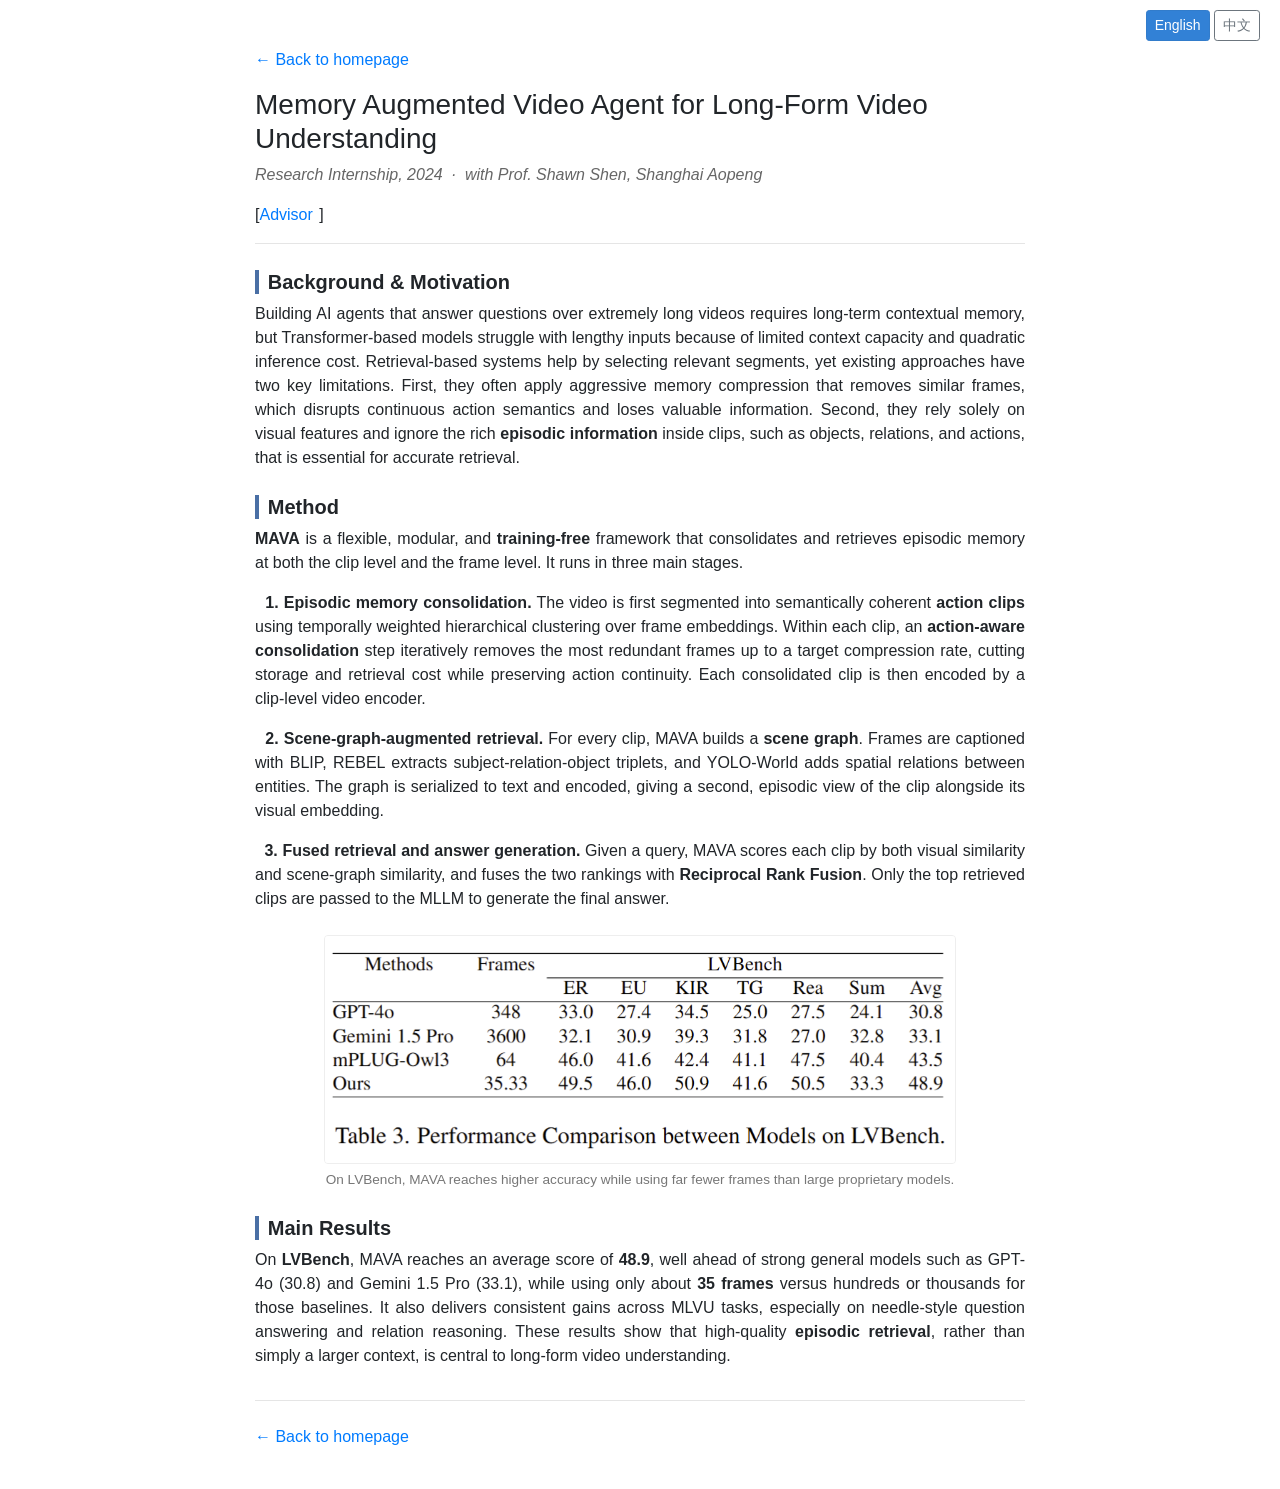
<file: assets/internships/intern_mava/mava.html>
<!doctype html>
<html lang="en">
<head>
  <meta charset="utf-8">
  <meta name="viewport" content="width=device-width, initial-scale=1, shrink-to-fit=no">
  <meta name="description" content="Memory Augmented Video Agent for Long-Form Video Understanding">
  <link rel="icon" href="../../../files/icon.svg">
  <title>Memory Augmented Video Agent — Yiheng Wang</title>

  <link rel="stylesheet"
        href="https://maxcdn.bootstrapcdn.com/bootstrap/4.0.0-beta.2/css/bootstrap.min.css"
        integrity="sha384-PsH8R72JQ3SOdhVi3uxftmaW6Vc51MKb0q5P2rRUpPvrszuE4W1povHYgTpBfshb"
        crossorigin="anonymous">
  <link href="../../../css/narrow-jumbotron.css" rel="stylesheet">

  <style>
    .lang-switch { position: absolute; top: 10px; right: 20px; z-index: 2000; }
    .lang-switch .active { pointer-events: none; opacity: 0.8; }
    .pub-title { margin-top: 1rem; }
    .pub-authors { font-size: 0.95rem; }
    .pub-venue { color: #666; }
    .pub-links a { margin-right: 0.4rem; }
    .sec { margin-top: 1.6rem; }
    .sec-title { border-left: 4px solid #4a6fa5; padding-left: 0.55rem; font-weight: 600; margin-bottom: 0.5rem; }
    .sec p { text-align: justify; }
    figure.pub-fig { margin: 1.5rem 0; text-align: center; }
    figure.pub-fig img { max-width: 100%; border: 1px solid #eee; border-radius: 4px; }
    figure.pub-fig figcaption { font-size: 0.85rem; color: #777; margin-top: 0.4rem; }
  </style>
</head>

<body>
  <div class="lang-switch">
    <button id="lang-en" class="btn btn-sm btn-outline-primary">English</button>
    <button id="lang-zh" class="btn btn-sm btn-outline-secondary">中文</button>
  </div>

  <div class="container">
    <main role="main">
      <p style="margin-top:1.5rem;">
        <a href="../../../index.html" data-en="&larr; Back to homepage" data-zh="&larr; 返回主页">&larr; Back to homepage</a>
      </p>

      <h3 class="pub-title" data-en="Memory Augmented Video Agent for Long-Form Video Understanding"
          data-zh="面向长视频理解的记忆增强视频 Agent">
        Memory Augmented Video Agent for Long-Form Video Understanding</h3>

      <p class="pub-venue">
        <em data-en="Research Internship, 2024 &nbsp;·&nbsp; with Prof. Shawn Shen, Shanghai Aopeng"
            data-zh="研究实习项目，2024 &nbsp;·&nbsp; 与沈俊潇教授合作，上海奥鹏">Research Internship, 2024 &nbsp;·&nbsp; with Prof. Shawn Shen, Shanghai Aopeng</em>
      </p>
      <p class="pub-links">
        [<a href="https://shawnshenjx.github.io/" target="_blank" rel="noopener" data-en="Advisor" data-zh="导师主页">Advisor</a>]
      </p>

      <hr>

      <div class="sec">
        <h5 class="sec-title" data-en="Background &amp; Motivation" data-zh="背景与动机">Background &amp; Motivation</h5>
        <p data-en="Building AI agents that answer questions over extremely long videos requires long-term contextual memory, but Transformer-based models struggle with lengthy inputs because of limited context capacity and quadratic inference cost. Retrieval-based systems help by selecting relevant segments, yet existing approaches have two key limitations. First, they often apply aggressive memory compression that removes similar frames, which disrupts continuous action semantics and loses valuable information. Second, they rely solely on visual features and ignore the rich <strong>episodic information</strong> inside clips, such as objects, relations, and actions, that is essential for accurate retrieval."
           data-zh="构建能够回答超长视频问题的 AI Agent 需要长期上下文记忆，但基于 Transformer 的模型受限于有限的上下文容量与二次方推理开销，难以处理长输入。基于检索的系统通过挑选相关片段来缓解这一问题，但已有方法存在两个关键局限。其一，它们常采用激进的记忆压缩，直接移除相似帧，破坏了连续的动作语义并丢失有价值的信息。其二，它们仅依赖视觉特征，忽略了片段内部丰富的<strong>情节信息</strong>，例如对象、关系与动作，而这些对准确检索至关重要。">
          ...</p>
      </div>

      <div class="sec">
        <h5 class="sec-title" data-en="Method" data-zh="方法">Method</h5>
        <p data-en="<strong>MAVA</strong> is a flexible, modular, and <strong>training-free</strong> framework that consolidates and retrieves episodic memory at both the clip level and the frame level. It runs in three main stages."
           data-zh="<strong>MAVA</strong> 是一个灵活、模块化且<strong>免训练</strong>的框架，在<strong>片段级</strong>与<strong>帧级</strong>同时进行情节记忆的巩固与检索，整体分为三个阶段。">
          ...</p>
        <p data-en="&nbsp;&nbsp;<strong>1. Episodic memory consolidation.</strong> The video is first segmented into semantically coherent <strong>action clips</strong> using temporally weighted hierarchical clustering over frame embeddings. Within each clip, an <strong>action-aware consolidation</strong> step iteratively removes the most redundant frames up to a target compression rate, cutting storage and retrieval cost while preserving action continuity. Each consolidated clip is then encoded by a clip-level video encoder."
           data-zh="&nbsp;&nbsp;<strong>1. 情节记忆巩固。</strong>首先基于帧嵌入，用时序加权层次聚类将视频切分为语义连贯的<strong>动作片段</strong>。在每个片段内，<strong>动作感知巩固</strong>会按目标压缩率迭代移除最冗余的帧，在降低存储与检索成本的同时保留动作连续性。随后每个巩固后的片段由片段级视频编码器编码。">
          ...</p>
        <p data-en="&nbsp;&nbsp;<strong>2. Scene-graph-augmented retrieval.</strong> For every clip, MAVA builds a <strong>scene graph</strong>. Frames are captioned with BLIP, REBEL extracts subject-relation-object triplets, and YOLO-World adds spatial relations between entities. The graph is serialized to text and encoded, giving a second, episodic view of the clip alongside its visual embedding."
           data-zh="&nbsp;&nbsp;<strong>2. 场景图增强检索。</strong>MAVA 为每个片段构建<strong>场景图</strong>。用 BLIP 为帧生成描述，用 REBEL 抽取「主语-关系-宾语」三元组，再用 YOLO-World 补充实体间的空间关系。场景图被序列化为文本并编码，从而在视觉嵌入之外，为片段提供第二个「情节」视角。">
          ...</p>
        <p data-en="&nbsp;&nbsp;<strong>3. Fused retrieval and answer generation.</strong> Given a query, MAVA scores each clip by both visual similarity and scene-graph similarity, and fuses the two rankings with <strong>Reciprocal Rank Fusion</strong>. Only the top retrieved clips are passed to the MLLM to generate the final answer."
           data-zh="&nbsp;&nbsp;<strong>3. 融合检索与答案生成。</strong>给定查询后，MAVA 同时用视觉相似度与场景图相似度对每个片段打分，并用<strong>倒数排名融合（Reciprocal Rank Fusion）</strong>融合两组排名。只有排名靠前的片段会被送入多模态大模型生成最终答案。">
          ...</p>
      </div>

      <figure class="pub-fig">
        <img src="mava_lvbench.png" alt="MAVA performance on LVBench" style="width:82%;">
        <figcaption data-en="On LVBench, MAVA reaches higher accuracy while using far fewer frames than large proprietary models."
                    data-zh="在 LVBench 上，MAVA 以远少于大型闭源模型的帧数取得更高准确率。">
          On LVBench, MAVA reaches higher accuracy while using far fewer frames than large proprietary models.</figcaption>
      </figure>

      <div class="sec">
        <h5 class="sec-title" data-en="Main Results" data-zh="主要结果">Main Results</h5>
        <p data-en="On <strong>LVBench</strong>, MAVA reaches an average score of <strong>48.9</strong>, well ahead of strong general models such as GPT-4o (30.8) and Gemini 1.5 Pro (33.1), while using only about <strong>35 frames</strong> versus hundreds or thousands for those baselines. It also delivers consistent gains across MLVU tasks, especially on needle-style question answering and relation reasoning. These results show that high-quality <strong>episodic retrieval</strong>, rather than simply a larger context, is central to long-form video understanding."
           data-zh="在 <strong>LVBench</strong> 上，MAVA 取得 <strong>48.9</strong> 的平均分，明显领先于 GPT-4o（30.8）与 Gemini 1.5 Pro（33.1）等强通用模型，而所用帧数仅约 <strong>35 帧</strong>，远少于这些基线的数百至数千帧。它在 MLVU 的多项任务上也取得稳定提升，尤其是在指针式问答与关系推理上。这些结果表明，高质量的<strong>情节检索</strong>，而非单纯更大的上下文，才是长视频理解的关键。">
          ...</p>
      </div>
    </main>

    <footer class="footer" style="margin-top:2rem;">
      <p><a href="../../../index.html" data-en="&larr; Back to homepage" data-zh="&larr; 返回主页">&larr; Back to homepage</a></p>
    </footer>
  </div>

  <script>
    (function () {
      const transElems = Array.from(document.querySelectorAll('[data-en]'));
      const btnEn = document.getElementById('lang-en');
      const btnZh = document.getElementById('lang-zh');
      function setLanguage(lang) {
        transElems.forEach(el => {
          const val = el.getAttribute('data-' + lang);
          if (val !== null) el.innerHTML = val;
        });
        try { localStorage.setItem('lang', lang); } catch (e) {}
        if (lang === 'en') {
          btnEn.classList.add('active','btn-primary'); btnEn.classList.remove('btn-outline-primary');
          btnZh.classList.remove('active','btn-primary'); btnZh.classList.add('btn-outline-secondary');
        } else {
          btnZh.classList.add('active','btn-primary'); btnZh.classList.remove('btn-outline-secondary');
          btnEn.classList.remove('active','btn-primary'); btnEn.classList.add('btn-outline-primary');
        }
        document.documentElement.lang = (lang === 'zh' ? 'zh' : 'en');
      }
      btnEn.addEventListener('click', () => setLanguage('en'));
      btnZh.addEventListener('click', () => setLanguage('zh'));
      const saved = (function(){ try { return localStorage.getItem('lang'); } catch (e) { return null; } })();
      setLanguage(saved || 'en');
    })();
  </script>
</body>
</html>
</file>
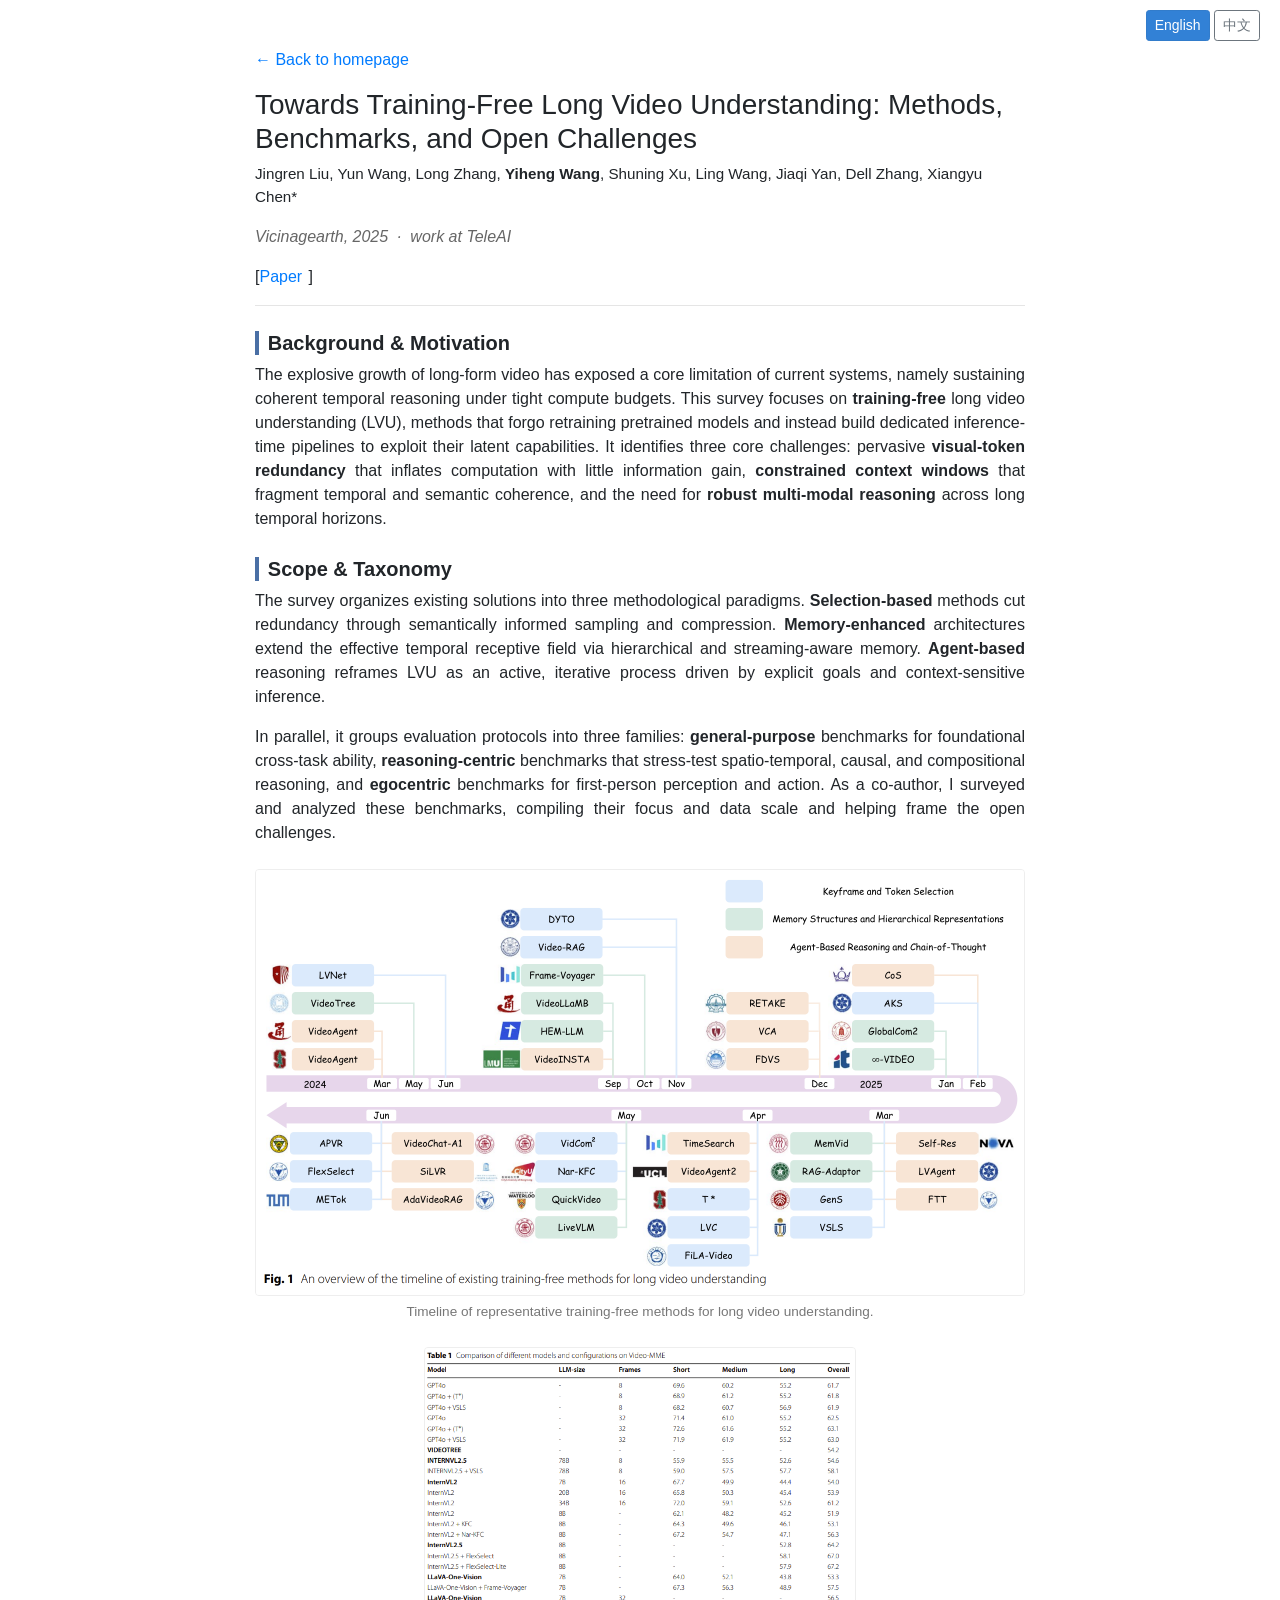
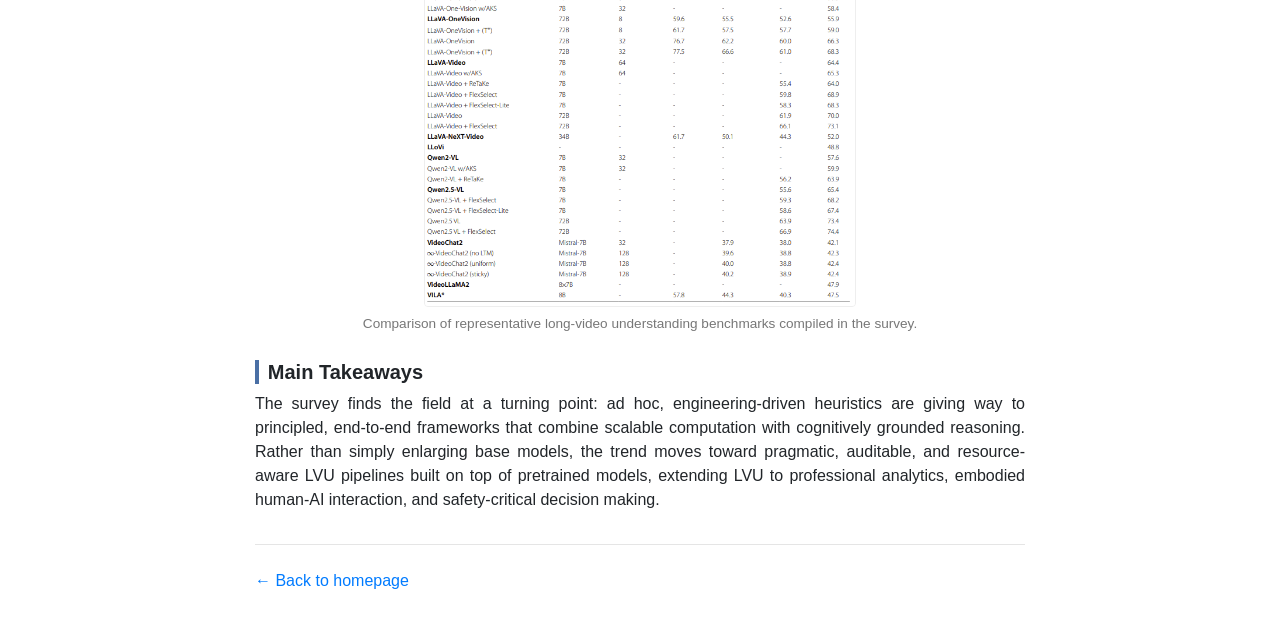
<file: assets/internships/intern_teleai/survey.html>
<!doctype html>
<html lang="en">
<head>
  <meta charset="utf-8">
  <meta name="viewport" content="width=device-width, initial-scale=1, shrink-to-fit=no">
  <meta name="description" content="Towards Training-Free Long Video Understanding: Methods, Benchmarks, and Open Challenges">
  <link rel="icon" href="../../../files/icon.svg">
  <title>Training-Free Long Video Understanding (Survey) — Yiheng Wang</title>

  <link rel="stylesheet"
        href="https://maxcdn.bootstrapcdn.com/bootstrap/4.0.0-beta.2/css/bootstrap.min.css"
        integrity="sha384-PsH8R72JQ3SOdhVi3uxftmaW6Vc51MKb0q5P2rRUpPvrszuE4W1povHYgTpBfshb"
        crossorigin="anonymous">
  <link href="../../../css/narrow-jumbotron.css" rel="stylesheet">

  <style>
    .lang-switch { position: absolute; top: 10px; right: 20px; z-index: 2000; }
    .lang-switch .active { pointer-events: none; opacity: 0.8; }
    .pub-title { margin-top: 1rem; }
    .pub-authors { font-size: 0.95rem; }
    .pub-venue { color: #666; }
    .pub-links a { margin-right: 0.4rem; }
    .sec { margin-top: 1.6rem; }
    .sec-title { border-left: 4px solid #4a6fa5; padding-left: 0.55rem; font-weight: 600; margin-bottom: 0.5rem; }
    .sec p { text-align: justify; }
    figure.pub-fig { margin: 1.5rem 0; text-align: center; }
    figure.pub-fig img { max-width: 100%; border: 1px solid #eee; border-radius: 4px; }
    figure.pub-fig figcaption { font-size: 0.85rem; color: #777; margin-top: 0.4rem; }
  </style>
</head>

<body>
  <div class="lang-switch">
    <button id="lang-en" class="btn btn-sm btn-outline-primary">English</button>
    <button id="lang-zh" class="btn btn-sm btn-outline-secondary">中文</button>
  </div>

  <div class="container">
    <main role="main">
      <p style="margin-top:1.5rem;">
        <a href="../../../index.html" data-en="&larr; Back to homepage" data-zh="&larr; 返回主页">&larr; Back to homepage</a>
      </p>

      <h3 class="pub-title" data-en="Towards Training-Free Long Video Understanding: Methods, Benchmarks, and Open Challenges"
          data-zh="面向免训练长视频理解：方法、基准与开放挑战（综述）">
        Towards Training-Free Long Video Understanding: Methods, Benchmarks, and Open Challenges</h3>

      <p class="pub-authors">
        Jingren Liu, Yun Wang, Long Zhang, <strong>Yiheng Wang</strong>, Shuning Xu, Ling Wang, Jiaqi Yan, Dell Zhang, Xiangyu Chen*
      </p>
      <p class="pub-venue">
        <em data-en="Vicinagearth, 2025 &nbsp;·&nbsp; work at TeleAI"
            data-zh="Vicinagearth，2025 &nbsp;·&nbsp; 在 TeleAI 完成">Vicinagearth, 2025 &nbsp;·&nbsp; work at TeleAI</em>
      </p>
      <p class="pub-links">
        [<a href="https://link.springer.com/article/10.1007/s44336-025-00017-w" target="_blank" rel="noopener" data-en="Paper" data-zh="论文">Paper</a>]
      </p>

      <hr>

      <div class="sec">
        <h5 class="sec-title" data-en="Background &amp; Motivation" data-zh="背景与动机">Background &amp; Motivation</h5>
        <p data-en="The explosive growth of long-form video has exposed a core limitation of current systems, namely sustaining coherent temporal reasoning under tight compute budgets. This survey focuses on <strong>training-free</strong> long video understanding (LVU), methods that forgo retraining pretrained models and instead build dedicated inference-time pipelines to exploit their latent capabilities. It identifies three core challenges: pervasive <strong>visual-token redundancy</strong> that inflates computation with little information gain, <strong>constrained context windows</strong> that fragment temporal and semantic coherence, and the need for <strong>robust multi-modal reasoning</strong> across long temporal horizons."
           data-zh="长视频的爆发式增长暴露了现有系统的一个核心局限：在紧张的算力预算下维持连贯的时序推理。本综述聚焦<strong>免训练（training-free）</strong>长视频理解（LVU），即不对预训练模型进行再训练，而是构建专门的推理期流水线以充分挖掘其潜在能力的方法。综述归纳出三大核心挑战：普遍存在的<strong>视觉 token 冗余</strong>，其在几乎不增加信息量的同时大幅抬高计算成本；<strong>受限的上下文窗口</strong>，会割裂时序与语义连贯性；以及在长时间跨度上进行<strong>鲁棒多模态推理</strong>的需求。">
          ...</p>
      </div>

      <div class="sec">
        <h5 class="sec-title" data-en="Scope &amp; Taxonomy" data-zh="综述范围与分类">Scope &amp; Taxonomy</h5>
        <p data-en="The survey organizes existing solutions into three methodological paradigms. <strong>Selection-based</strong> methods cut redundancy through semantically informed sampling and compression. <strong>Memory-enhanced</strong> architectures extend the effective temporal receptive field via hierarchical and streaming-aware memory. <strong>Agent-based</strong> reasoning reframes LVU as an active, iterative process driven by explicit goals and context-sensitive inference."
           data-zh="综述将现有方案归纳为三种方法范式。<strong>基于选择（Selection-based）</strong>的方法通过语义感知的采样与压缩来削减冗余。<strong>记忆增强（Memory-enhanced）</strong>的架构借助层次化与流式感知的记忆机制扩展有效时序感受野。<strong>基于智能体（Agent-based）</strong>的推理则将 LVU 重新构想为由明确目标与上下文敏感推理驱动的主动、迭代过程。">
          ...</p>
        <p data-en="In parallel, it groups evaluation protocols into three families: <strong>general-purpose</strong> benchmarks for foundational cross-task ability, <strong>reasoning-centric</strong> benchmarks that stress-test spatio-temporal, causal, and compositional reasoning, and <strong>egocentric</strong> benchmarks for first-person perception and action. As a co-author, I surveyed and analyzed these benchmarks, compiling their focus and data scale and helping frame the open challenges."
           data-zh="与此同时，综述将评估协议归为三类：面向基础跨任务能力的<strong>通用型（general-purpose）</strong>基准，重点考察时空、因果与组合推理的<strong>推理导向（reasoning-centric）</strong>基准，以及面向第一视角感知与动作的<strong>第一人称（egocentric）</strong>基准。作为合作作者，我检索并分析了这些基准，统计其侧重点与数据规模，并参与梳理开放挑战。">
          ...</p>
      </div>

      <figure class="pub-fig">
        <img src="survey.png" alt="Timeline of training-free long video understanding methods" style="width:100%;">
        <figcaption data-en="Timeline of representative training-free methods for long video understanding."
                    data-zh="免训练长视频理解代表性方法的发展时间线。">
          Timeline of representative training-free methods for long video understanding.</figcaption>
      </figure>

      <figure class="pub-fig">
        <img src="survey_performance.png" alt="Comparison of long video understanding benchmarks" style="width:56%;">
        <figcaption data-en="Comparison of representative long-video understanding benchmarks compiled in the survey."
                    data-zh="综述中整理的代表性长视频理解基准对比。">
          Comparison of representative long-video understanding benchmarks compiled in the survey.</figcaption>
      </figure>

      <div class="sec">
        <h5 class="sec-title" data-en="Main Takeaways" data-zh="主要结论">Main Takeaways</h5>
        <p data-en="The survey finds the field at a turning point: ad hoc, engineering-driven heuristics are giving way to principled, end-to-end frameworks that combine scalable computation with cognitively grounded reasoning. Rather than simply enlarging base models, the trend moves toward pragmatic, auditable, and resource-aware LVU pipelines built on top of pretrained models, extending LVU to professional analytics, embodied human-AI interaction, and safety-critical decision making."
           data-zh="综述认为该领域正处于一个转折点：临时的、以工程为驱动的启发式方法，正让位于将可扩展计算与认知层面推理相结合的、有原则的端到端框架。相较于单纯增大基础模型，趋势正转向在预训练模型之上构建务实、可审计且资源感知的 LVU 流水线，并将 LVU 拓展到专业分析、具身人机交互以及安全攸关的决策场景。">
          ...</p>
      </div>
    </main>

    <footer class="footer" style="margin-top:2rem;">
      <p><a href="../../../index.html" data-en="&larr; Back to homepage" data-zh="&larr; 返回主页">&larr; Back to homepage</a></p>
    </footer>
  </div>

  <script>
    (function () {
      const transElems = Array.from(document.querySelectorAll('[data-en]'));
      const btnEn = document.getElementById('lang-en');
      const btnZh = document.getElementById('lang-zh');
      function setLanguage(lang) {
        transElems.forEach(el => {
          const val = el.getAttribute('data-' + lang);
          if (val !== null) el.innerHTML = val;
        });
        try { localStorage.setItem('lang', lang); } catch (e) {}
        if (lang === 'en') {
          btnEn.classList.add('active','btn-primary'); btnEn.classList.remove('btn-outline-primary');
          btnZh.classList.remove('active','btn-primary'); btnZh.classList.add('btn-outline-secondary');
        } else {
          btnZh.classList.add('active','btn-primary'); btnZh.classList.remove('btn-outline-secondary');
          btnEn.classList.remove('active','btn-primary'); btnEn.classList.add('btn-outline-primary');
        }
        document.documentElement.lang = (lang === 'zh' ? 'zh' : 'en');
      }
      btnEn.addEventListener('click', () => setLanguage('en'));
      btnZh.addEventListener('click', () => setLanguage('zh'));
      const saved = (function(){ try { return localStorage.getItem('lang'); } catch (e) { return null; } })();
      setLanguage(saved || 'en');
    })();
  </script>
</body>
</html>
</file>
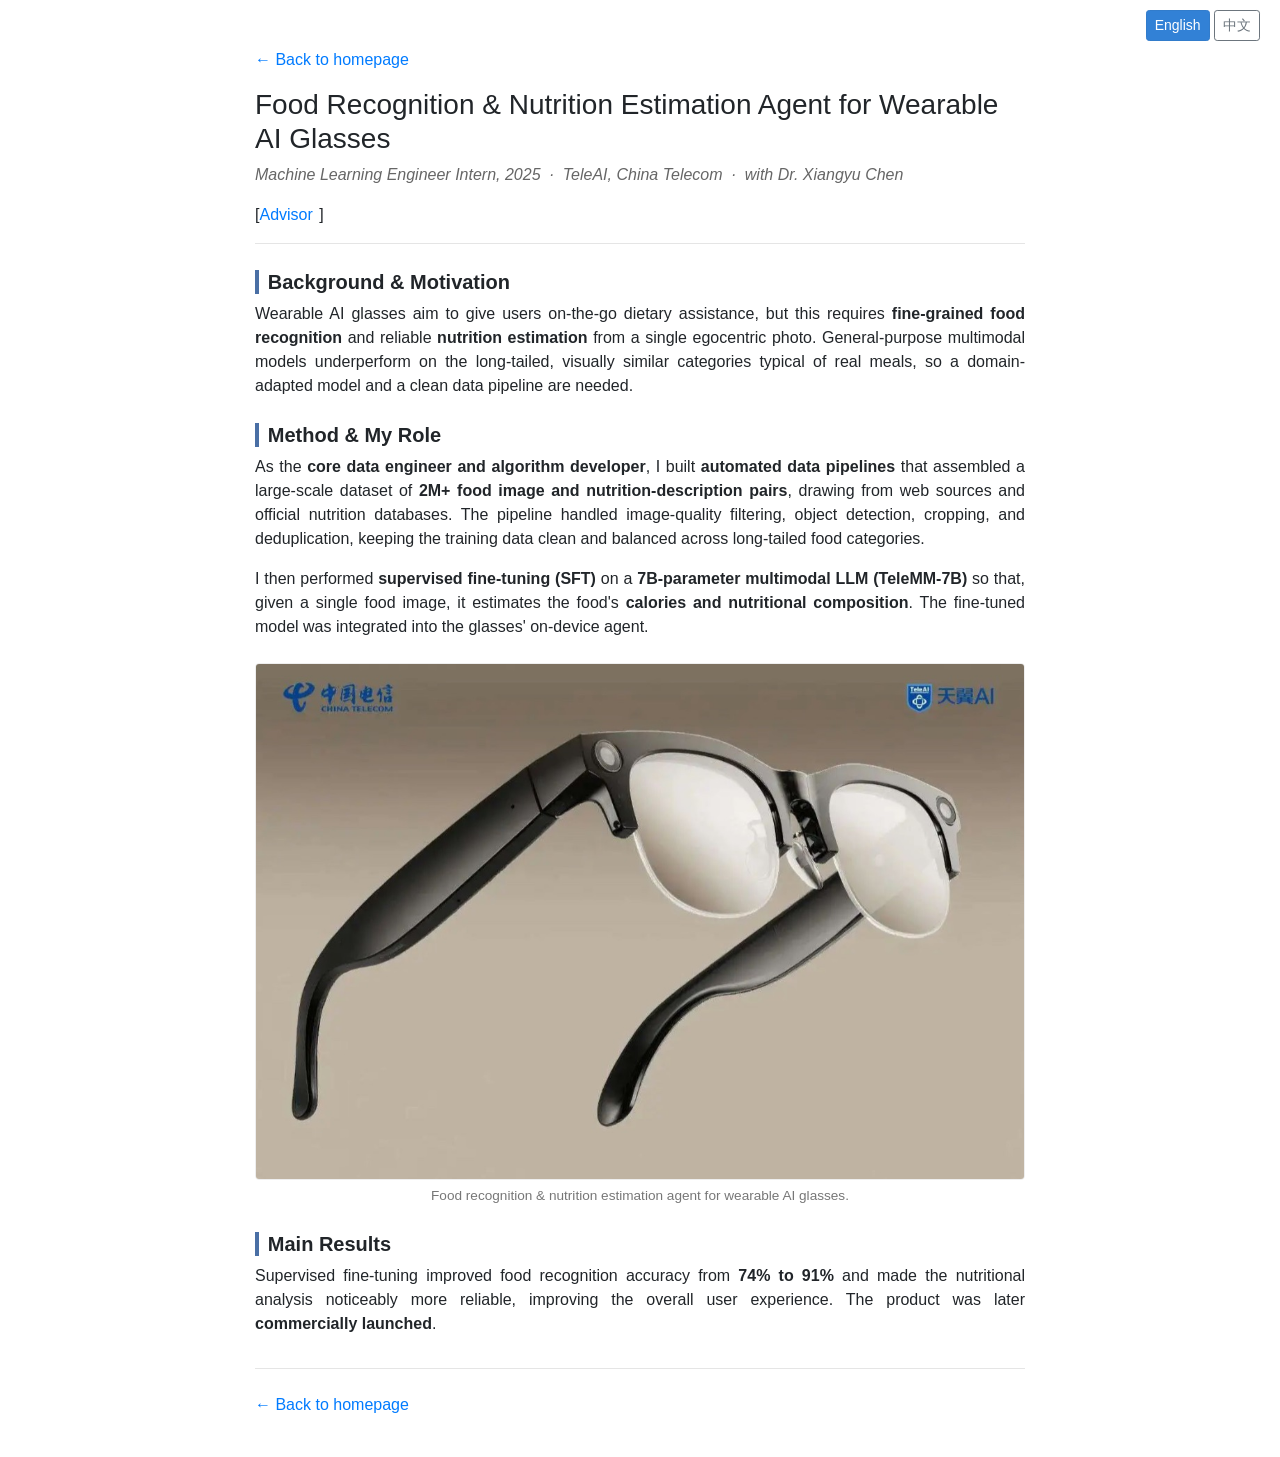
<file: assets/internships/intern_teleai/teleglass.html>
<!doctype html>
<html lang="en">
<head>
  <meta charset="utf-8">
  <meta name="viewport" content="width=device-width, initial-scale=1, shrink-to-fit=no">
  <meta name="description" content="Food Recognition & Nutrition Estimation Agent for Wearable AI Glasses">
  <link rel="icon" href="../../../files/icon.svg">
  <title>Food &amp; Nutrition Agent — Yiheng Wang</title>

  <link rel="stylesheet"
        href="https://maxcdn.bootstrapcdn.com/bootstrap/4.0.0-beta.2/css/bootstrap.min.css"
        integrity="sha384-PsH8R72JQ3SOdhVi3uxftmaW6Vc51MKb0q5P2rRUpPvrszuE4W1povHYgTpBfshb"
        crossorigin="anonymous">
  <link href="../../../css/narrow-jumbotron.css" rel="stylesheet">

  <style>
    .lang-switch { position: absolute; top: 10px; right: 20px; z-index: 2000; }
    .lang-switch .active { pointer-events: none; opacity: 0.8; }
    .pub-title { margin-top: 1rem; }
    .pub-authors { font-size: 0.95rem; }
    .pub-venue { color: #666; }
    .pub-links a { margin-right: 0.4rem; }
    .sec { margin-top: 1.6rem; }
    .sec-title { border-left: 4px solid #4a6fa5; padding-left: 0.55rem; font-weight: 600; margin-bottom: 0.5rem; }
    .sec p { text-align: justify; }
    figure.pub-fig { margin: 1.5rem 0; text-align: center; }
    figure.pub-fig img { max-width: 100%; border: 1px solid #eee; border-radius: 4px; }
    figure.pub-fig figcaption { font-size: 0.85rem; color: #777; margin-top: 0.4rem; }
  </style>
</head>

<body>
  <div class="lang-switch">
    <button id="lang-en" class="btn btn-sm btn-outline-primary">English</button>
    <button id="lang-zh" class="btn btn-sm btn-outline-secondary">中文</button>
  </div>

  <div class="container">
    <main role="main">
      <p style="margin-top:1.5rem;">
        <a href="../../../index.html" data-en="&larr; Back to homepage" data-zh="&larr; 返回主页">&larr; Back to homepage</a>
      </p>

      <h3 class="pub-title" data-en="Food Recognition &amp; Nutrition Estimation Agent for Wearable AI Glasses"
          data-zh="面向可穿戴 AI 眼镜的食物识别与营养估算 Agent">
        Food Recognition &amp; Nutrition Estimation Agent for Wearable AI Glasses</h3>

      <p class="pub-venue">
        <em data-en="Machine Learning Engineer Intern, 2025 &nbsp;·&nbsp; TeleAI, China Telecom &nbsp;·&nbsp; with Dr. Xiangyu Chen"
            data-zh="机器学习工程实习生，2025 &nbsp;·&nbsp; 中国电信人工智能研究院（TeleAI） &nbsp;·&nbsp; 导师：陈祥宇博士">Machine Learning Engineer Intern, 2025 &nbsp;·&nbsp; TeleAI, China Telecom &nbsp;·&nbsp; with Dr. Xiangyu Chen</em>
      </p>
      <p class="pub-links">
        [<a href="https://chxy95.github.io/" target="_blank" rel="noopener" data-en="Advisor" data-zh="导师主页">Advisor</a>]
      </p>

      <hr>

      <div class="sec">
        <h5 class="sec-title" data-en="Background &amp; Motivation" data-zh="背景与动机">Background &amp; Motivation</h5>
        <p data-en="Wearable AI glasses aim to give users on-the-go dietary assistance, but this requires <strong>fine-grained food recognition</strong> and reliable <strong>nutrition estimation</strong> from a single egocentric photo. General-purpose multimodal models underperform on the long-tailed, visually similar categories typical of real meals, so a domain-adapted model and a clean data pipeline are needed."
           data-zh="可穿戴 AI 眼镜希望为用户提供随时随地的饮食辅助，但这需要从单张第一视角照片中实现<strong>细粒度食物识别</strong>与可靠的<strong>营养估算</strong>。通用多模态模型在真实餐食中常见的长尾、视觉相似类别上表现不佳，因此需要一个域适配的模型和干净的数据流水线。">
          ...</p>
      </div>

      <div class="sec">
        <h5 class="sec-title" data-en="Method &amp; My Role" data-zh="方法与我的职责">Method &amp; My Role</h5>
        <p data-en="As the <strong>core data engineer and algorithm developer</strong>, I built <strong>automated data pipelines</strong> that assembled a large-scale dataset of <strong>2M+ food image and nutrition-description pairs</strong>, drawing from web sources and official nutrition databases. The pipeline handled image-quality filtering, object detection, cropping, and deduplication, keeping the training data clean and balanced across long-tailed food categories."
           data-zh="作为<strong>核心数据工程师与算法开发者</strong>，我构建了<strong>自动化数据流水线</strong>，从网络来源与官方营养数据库汇聚了 <strong>200 万+ 食物图像与营养描述配对</strong>的大规模数据集。该流水线完成图像质量筛选、目标检测、裁剪与去重，使训练数据在长尾食物类别上保持干净且均衡。">
          ...</p>
        <p data-en="I then performed <strong>supervised fine-tuning (SFT)</strong> on a <strong>7B-parameter multimodal LLM (TeleMM-7B)</strong> so that, given a single food image, it estimates the food's <strong>calories and nutritional composition</strong>. The fine-tuned model was integrated into the glasses' on-device agent."
           data-zh="随后我对一个 <strong>70 亿参数的多模态大模型（TeleMM-7B）</strong>进行<strong>有监督微调（SFT）</strong>，使其能够根据单张食物图像估算该食物的<strong>热量与营养成分</strong>。微调后的模型被集成进眼镜的端侧智能 Agent。">
          ...</p>
      </div>

      <figure class="pub-fig">
        <img src="teleglass.jpg" alt="Food recognition and nutrition estimation agent">
        <figcaption data-en="Food recognition &amp; nutrition estimation agent for wearable AI glasses."
                    data-zh="面向可穿戴 AI 眼镜的食物识别与营养估算 Agent。">
          Food recognition &amp; nutrition estimation agent for wearable AI glasses.</figcaption>
      </figure>

      <div class="sec">
        <h5 class="sec-title" data-en="Main Results" data-zh="主要结果">Main Results</h5>
        <p data-en="Supervised fine-tuning improved food recognition accuracy from <strong>74% to 91%</strong> and made the nutritional analysis noticeably more reliable, improving the overall user experience. The product was later <strong>commercially launched</strong>."
           data-zh="有监督微调将食物识别准确率从 <strong>74% 提升至 91%</strong>，并显著提升了营养分析的可靠性与整体用户体验。该产品后续已<strong>正式商业化落地</strong>。">
          ...</p>
      </div>
    </main>

    <footer class="footer" style="margin-top:2rem;">
      <p><a href="../../../index.html" data-en="&larr; Back to homepage" data-zh="&larr; 返回主页">&larr; Back to homepage</a></p>
    </footer>
  </div>

  <script>
    (function () {
      const transElems = Array.from(document.querySelectorAll('[data-en]'));
      const btnEn = document.getElementById('lang-en');
      const btnZh = document.getElementById('lang-zh');
      function setLanguage(lang) {
        transElems.forEach(el => {
          const val = el.getAttribute('data-' + lang);
          if (val !== null) el.innerHTML = val;
        });
        try { localStorage.setItem('lang', lang); } catch (e) {}
        if (lang === 'en') {
          btnEn.classList.add('active','btn-primary'); btnEn.classList.remove('btn-outline-primary');
          btnZh.classList.remove('active','btn-primary'); btnZh.classList.add('btn-outline-secondary');
        } else {
          btnZh.classList.add('active','btn-primary'); btnZh.classList.remove('btn-outline-secondary');
          btnEn.classList.remove('active','btn-primary'); btnEn.classList.add('btn-outline-primary');
        }
        document.documentElement.lang = (lang === 'zh' ? 'zh' : 'en');
      }
      btnEn.addEventListener('click', () => setLanguage('en'));
      btnZh.addEventListener('click', () => setLanguage('zh'));
      const saved = (function(){ try { return localStorage.getItem('lang'); } catch (e) { return null; } })();
      setLanguage(saved || 'en');
    })();
  </script>
</body>
</html>
</file>
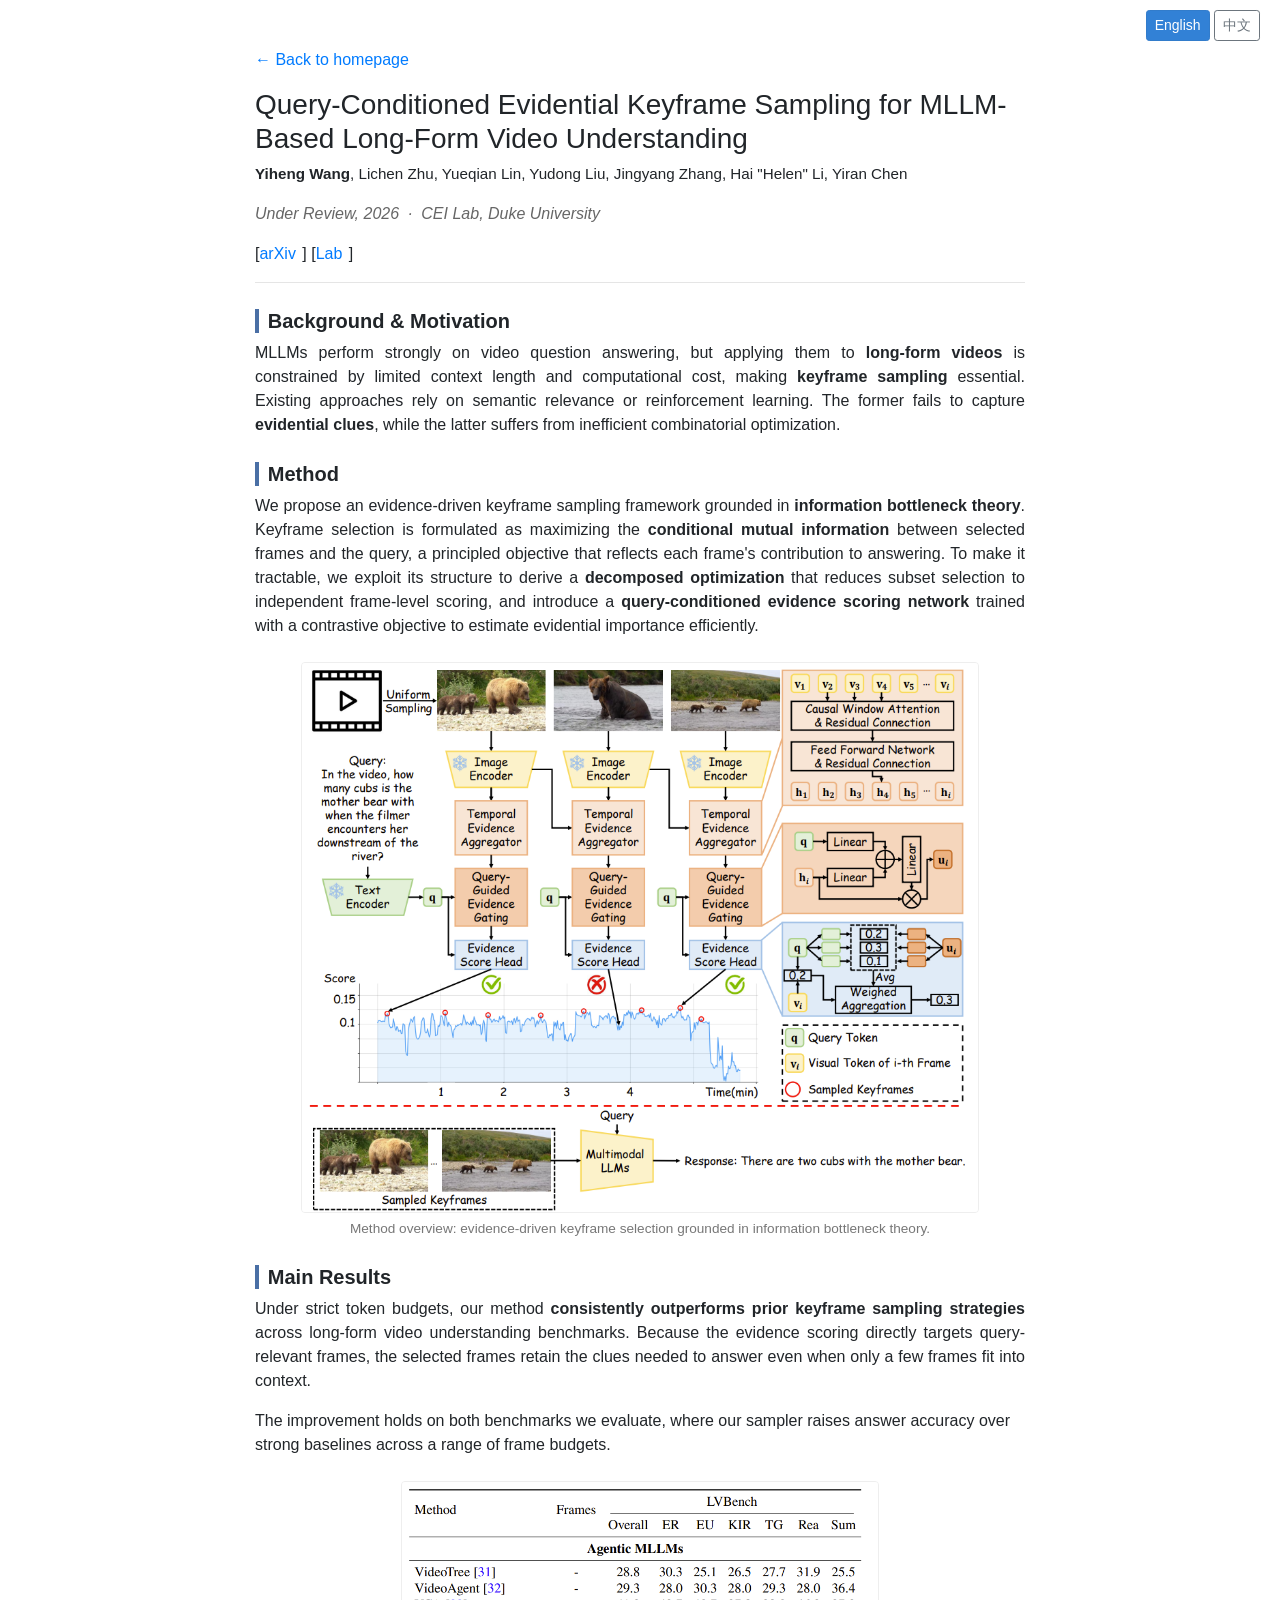
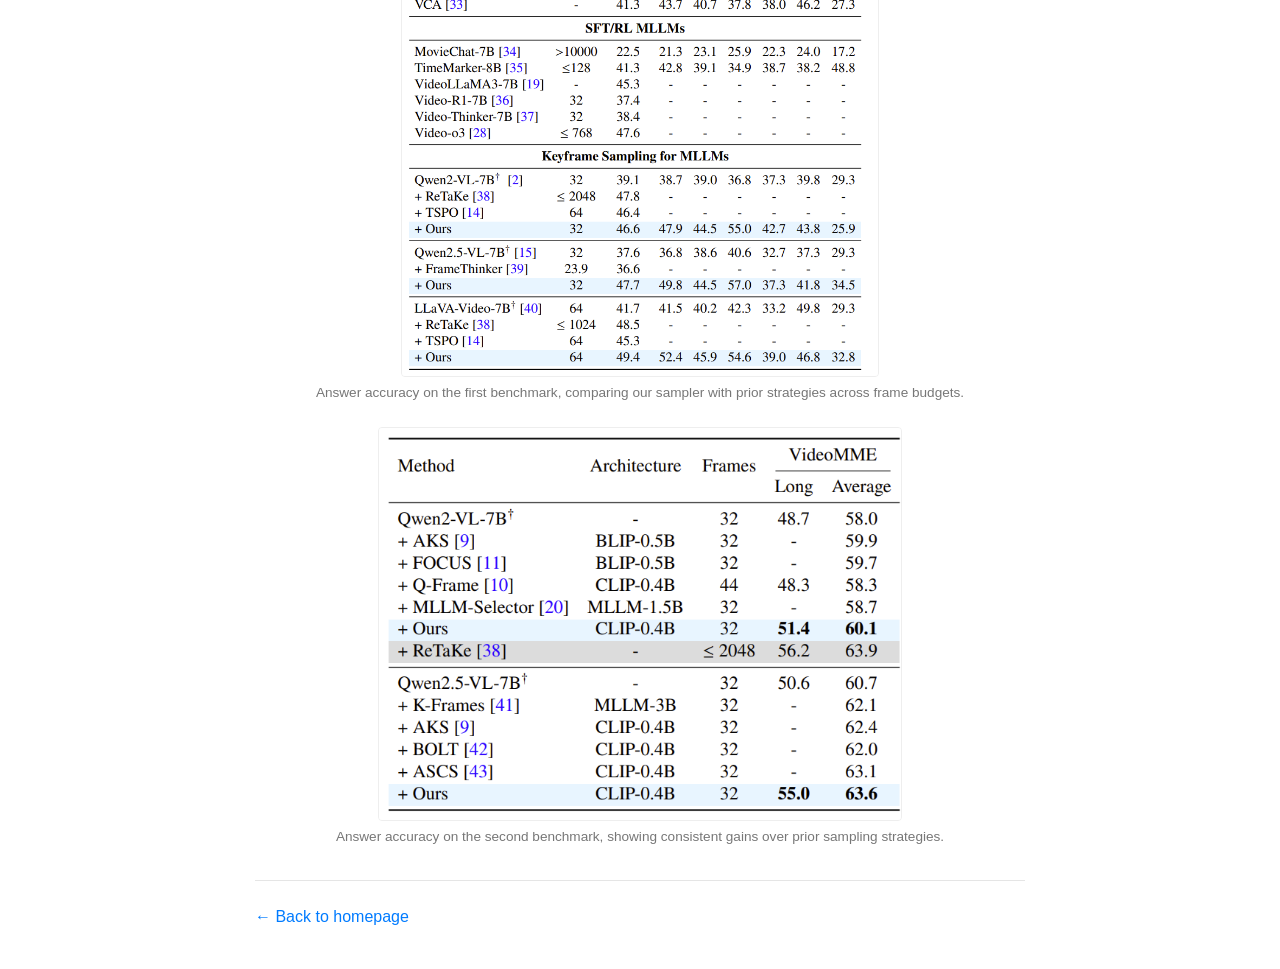
<file: assets/publications/colm26_frame_selector/frame_selector.html>
<!doctype html>
<html lang="en">
<head>
  <meta charset="utf-8">
  <meta name="viewport" content="width=device-width, initial-scale=1, shrink-to-fit=no">
  <meta name="description" content="Query-Conditioned Evidential Keyframe Sampling for MLLM-Based Long-Form Video Understanding">
  <link rel="icon" href="../../../files/icon.svg">
  <title>Evidential Keyframe Sampling — Yiheng Wang</title>

  <link rel="stylesheet"
        href="https://maxcdn.bootstrapcdn.com/bootstrap/4.0.0-beta.2/css/bootstrap.min.css"
        integrity="sha384-PsH8R72JQ3SOdhVi3uxftmaW6Vc51MKb0q5P2rRUpPvrszuE4W1povHYgTpBfshb"
        crossorigin="anonymous">
  <link href="../../../css/narrow-jumbotron.css" rel="stylesheet">

  <style>
    .lang-switch { position: absolute; top: 10px; right: 20px; z-index: 2000; }
    .lang-switch .active { pointer-events: none; opacity: 0.8; }
    .pub-title { margin-top: 1rem; }
    .pub-authors { font-size: 0.95rem; }
    .pub-venue { color: #666; }
    .pub-links a { margin-right: 0.4rem; }
    figure.pub-fig { margin: 1.5rem 0; text-align: center; }
    figure.pub-fig img { max-width: 100%; border: 1px solid #eee; border-radius: 4px; }
    figure.pub-fig figcaption { font-size: 0.85rem; color: #777; margin-top: 0.4rem; }
    .sec { margin-top: 1.6rem; }
    .sec-title { border-left: 4px solid #4a6fa5; padding-left: 0.55rem; font-weight: 600; margin-bottom: 0.5rem; }
    .sec p { text-align: justify; }
  </style>
</head>

<body>
  <div class="lang-switch">
    <button id="lang-en" class="btn btn-sm btn-outline-primary">English</button>
    <button id="lang-zh" class="btn btn-sm btn-outline-secondary">中文</button>
  </div>

  <div class="container">
    <main role="main">
      <p style="margin-top:1.5rem;">
        <a href="../../../index.html" data-en="&larr; Back to homepage" data-zh="&larr; 返回主页">&larr; Back to homepage</a>
      </p>

      <h3 class="pub-title" data-en="Query-Conditioned Evidential Keyframe Sampling for MLLM-Based Long-Form Video Understanding"
          data-zh="面向多模态大模型长视频理解的查询条件化证据关键帧采样">
        Query-Conditioned Evidential Keyframe Sampling for MLLM-Based Long-Form Video Understanding</h3>

      <p class="pub-authors">
        <strong>Yiheng Wang</strong>, Lichen Zhu, Yueqian Lin, Yudong Liu,
        Jingyang Zhang, Hai "Helen" Li, Yiran Chen
      </p>
      <p class="pub-venue">
        <em data-en="Under Review, 2026 &nbsp;·&nbsp; CEI Lab, Duke University"
            data-zh="在审，2026 &nbsp;·&nbsp; 杜克大学 CEI 实验室">Under Review, 2026 &nbsp;·&nbsp; CEI Lab, Duke University</em>
      </p>
      <p class="pub-links">
        [<a href="https://arxiv.org/abs/2604.01002" target="_blank" rel="noopener" data-en="arXiv" data-zh="arXiv">arXiv</a>]
        [<a href="https://cei.pratt.duke.edu/" target="_blank" rel="noopener" data-en="Lab" data-zh="实验室">Lab</a>]
      </p>

      <hr>

      <div class="sec">
        <h5 class="sec-title" data-en="Background &amp; Motivation" data-zh="背景与动机">Background &amp; Motivation</h5>
        <p data-en="MLLMs perform strongly on video question answering, but applying them to <strong>long-form videos</strong> is constrained by limited context length and computational cost, making <strong>keyframe sampling</strong> essential. Existing approaches rely on semantic relevance or reinforcement learning. The former fails to capture <strong>evidential clues</strong>, while the latter suffers from inefficient combinatorial optimization."
           data-zh="多模态大模型（MLLMs）在视频问答上表现出色，但将其应用于<strong>长视频</strong>时受限于有限的上下文长度与计算开销，因此<strong>关键帧采样</strong>至关重要。现有方法依赖语义相关性或强化学习。前者难以捕捉<strong>证据性线索</strong>，后者则受制于低效的组合优化。">
          ...</p>
      </div>

      <div class="sec">
        <h5 class="sec-title" data-en="Method" data-zh="方法">Method</h5>
        <p data-en="We propose an evidence-driven keyframe sampling framework grounded in <strong>information bottleneck theory</strong>. Keyframe selection is formulated as maximizing the <strong>conditional mutual information</strong> between selected frames and the query, a principled objective that reflects each frame's contribution to answering. To make it tractable, we exploit its structure to derive a <strong>decomposed optimization</strong> that reduces subset selection to independent frame-level scoring, and introduce a <strong>query-conditioned evidence scoring network</strong> trained with a contrastive objective to estimate evidential importance efficiently."
           data-zh="我们提出一个基于<strong>信息瓶颈理论</strong>的证据驱动关键帧采样框架。将关键帧选择建模为最大化所选帧与查询之间的<strong>条件互信息</strong>，这一有理论依据的目标反映了每一帧对回答问题的贡献。为使其可解，我们利用其结构推导出一种<strong>分解式优化</strong>，将子集选择化简为独立的帧级打分，并引入一个以对比目标训练的<strong>查询条件化证据打分网络</strong>，以高效估计证据重要性。">
          ...</p>
      </div>

      <figure class="pub-fig">
        <img src="method.png" alt="Query-conditioned evidential keyframe sampling method overview" style="width:88%;">
        <figcaption data-en="Method overview: evidence-driven keyframe selection grounded in information bottleneck theory."
                    data-zh="方法概览：基于信息瓶颈理论的证据驱动关键帧选择。">
          Method overview: evidence-driven keyframe selection grounded in information bottleneck theory.</figcaption>
      </figure>

      <div class="sec">
        <h5 class="sec-title" data-en="Main Results" data-zh="主要结果">Main Results</h5>
        <p data-en="Under strict token budgets, our method <strong>consistently outperforms prior keyframe sampling strategies</strong> across long-form video understanding benchmarks. Because the evidence scoring directly targets query-relevant frames, the selected frames retain the clues needed to answer even when only a few frames fit into context."
           data-zh="在严格的 token 预算下，我们的方法在多个长视频理解基准上<strong>持续优于以往的关键帧采样策略</strong>。由于证据打分直接面向与查询相关的帧，即使只有少量帧能放入上下文，所选帧仍能保留回答问题所需的线索。">
          ...</p>
      </div>

      <p data-en="The improvement holds on both benchmarks we evaluate, where our sampler raises answer accuracy over strong baselines across a range of frame budgets."
         data-zh="这一提升在我们评估的两个基准上均成立。在不同的帧预算下，我们的采样器都能在强基线之上提升回答准确率。">...</p>

      <figure class="pub-fig">
        <img src="performance1.png" alt="Answer accuracy on the first benchmark" style="width:62%;">
        <figcaption data-en="Answer accuracy on the first benchmark, comparing our sampler with prior strategies across frame budgets."
                    data-zh="第一个基准上的回答准确率：在不同帧预算下，我们的采样器与以往策略的对比。">
          Answer accuracy on the first benchmark across frame budgets.</figcaption>
      </figure>

      <figure class="pub-fig">
        <img src="performance2.png" alt="Answer accuracy on the second benchmark" style="width:68%;">
        <figcaption data-en="Answer accuracy on the second benchmark, showing consistent gains over prior sampling strategies."
                    data-zh="第二个基准上的回答准确率：相较以往采样策略取得稳定提升。">
          Answer accuracy on the second benchmark.</figcaption>
      </figure>
    </main>

    <footer class="footer" style="margin-top:2rem;">
      <p><a href="../../../index.html" data-en="&larr; Back to homepage" data-zh="&larr; 返回主页">&larr; Back to homepage</a></p>
    </footer>
  </div>

  <script>
    (function () {
      const transElems = Array.from(document.querySelectorAll('[data-en]'));
      const btnEn = document.getElementById('lang-en');
      const btnZh = document.getElementById('lang-zh');
      function setLanguage(lang) {
        transElems.forEach(el => {
          const val = el.getAttribute('data-' + lang);
          if (val !== null) el.innerHTML = val;
        });
        try { localStorage.setItem('lang', lang); } catch (e) {}
        if (lang === 'en') {
          btnEn.classList.add('active','btn-primary'); btnEn.classList.remove('btn-outline-primary');
          btnZh.classList.remove('active','btn-primary'); btnZh.classList.add('btn-outline-secondary');
        } else {
          btnZh.classList.add('active','btn-primary'); btnZh.classList.remove('btn-outline-secondary');
          btnEn.classList.remove('active','btn-primary'); btnEn.classList.add('btn-outline-primary');
        }
        document.documentElement.lang = (lang === 'zh' ? 'zh' : 'en');
      }
      btnEn.addEventListener('click', () => setLanguage('en'));
      btnZh.addEventListener('click', () => setLanguage('zh'));
      const saved = (function(){ try { return localStorage.getItem('lang'); } catch (e) { return null; } })();
      setLanguage(saved || 'en');
    })();
  </script>
</body>
</html>
</file>
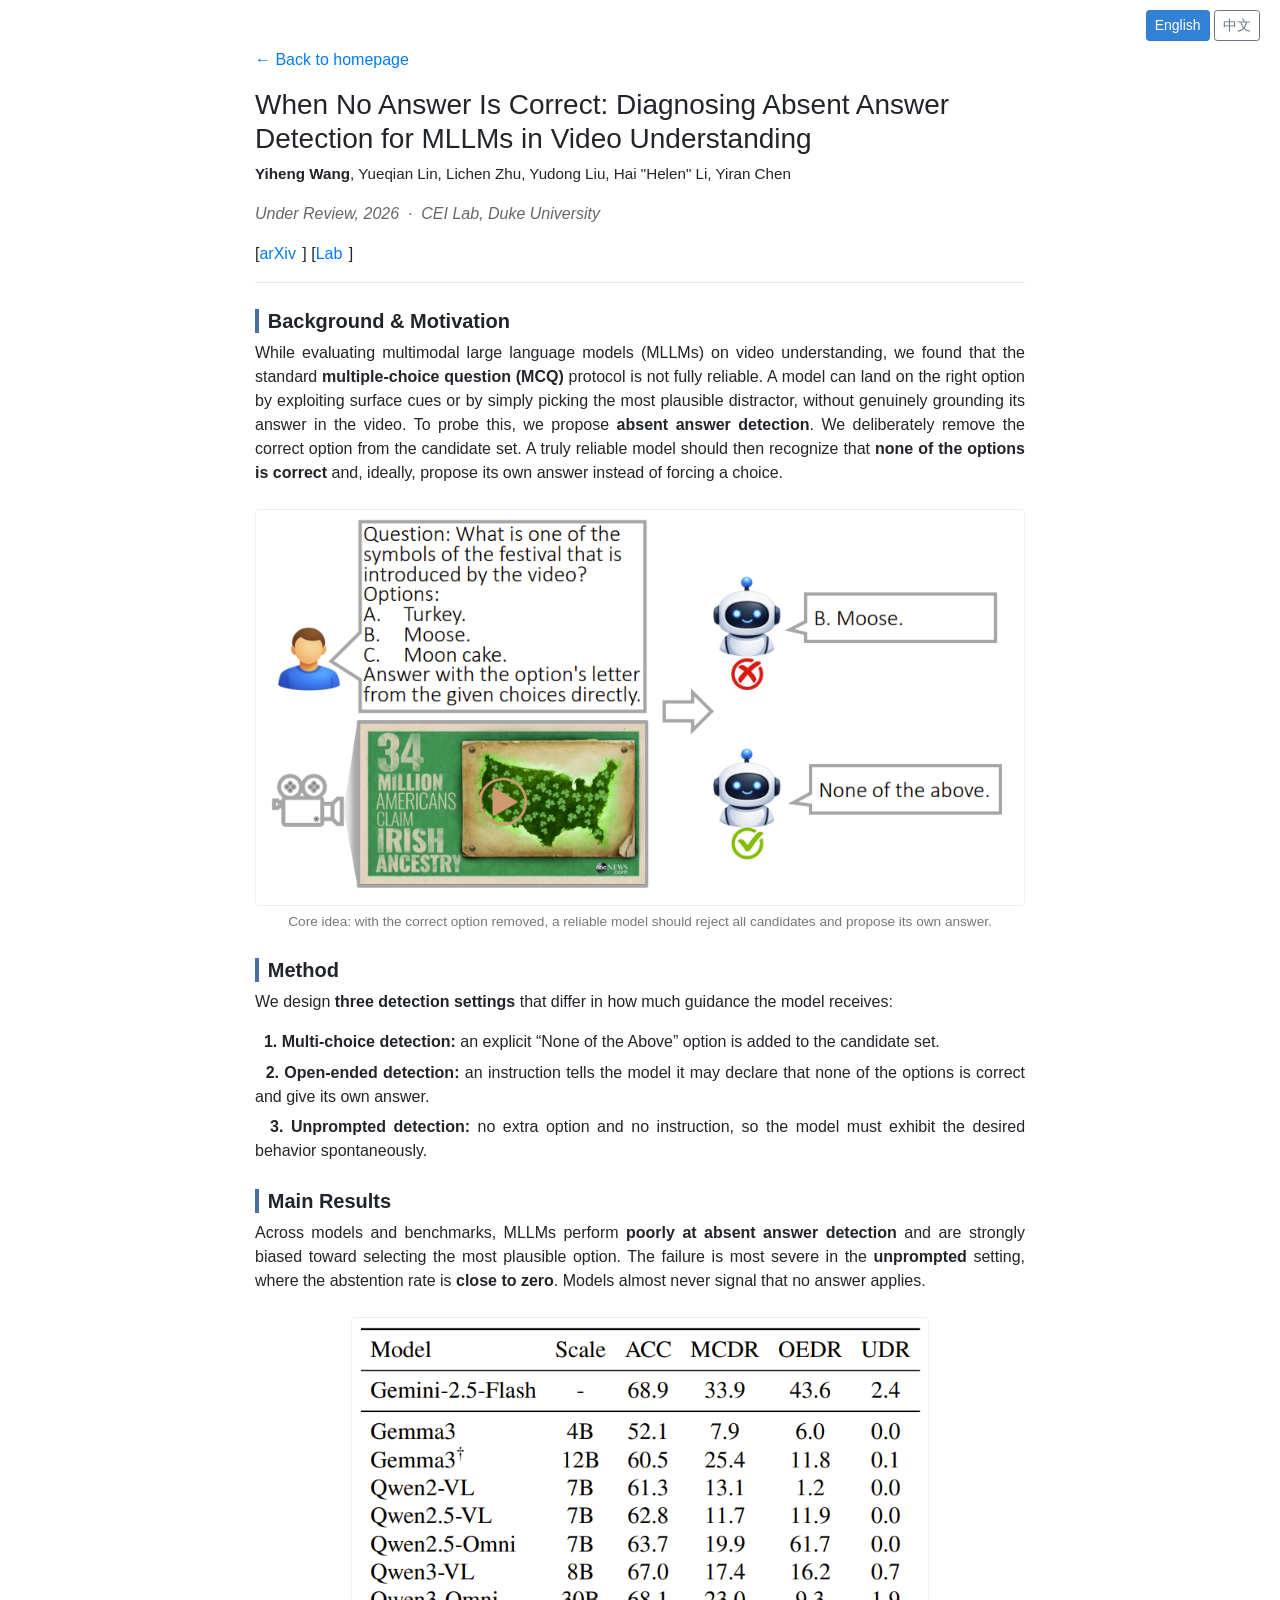
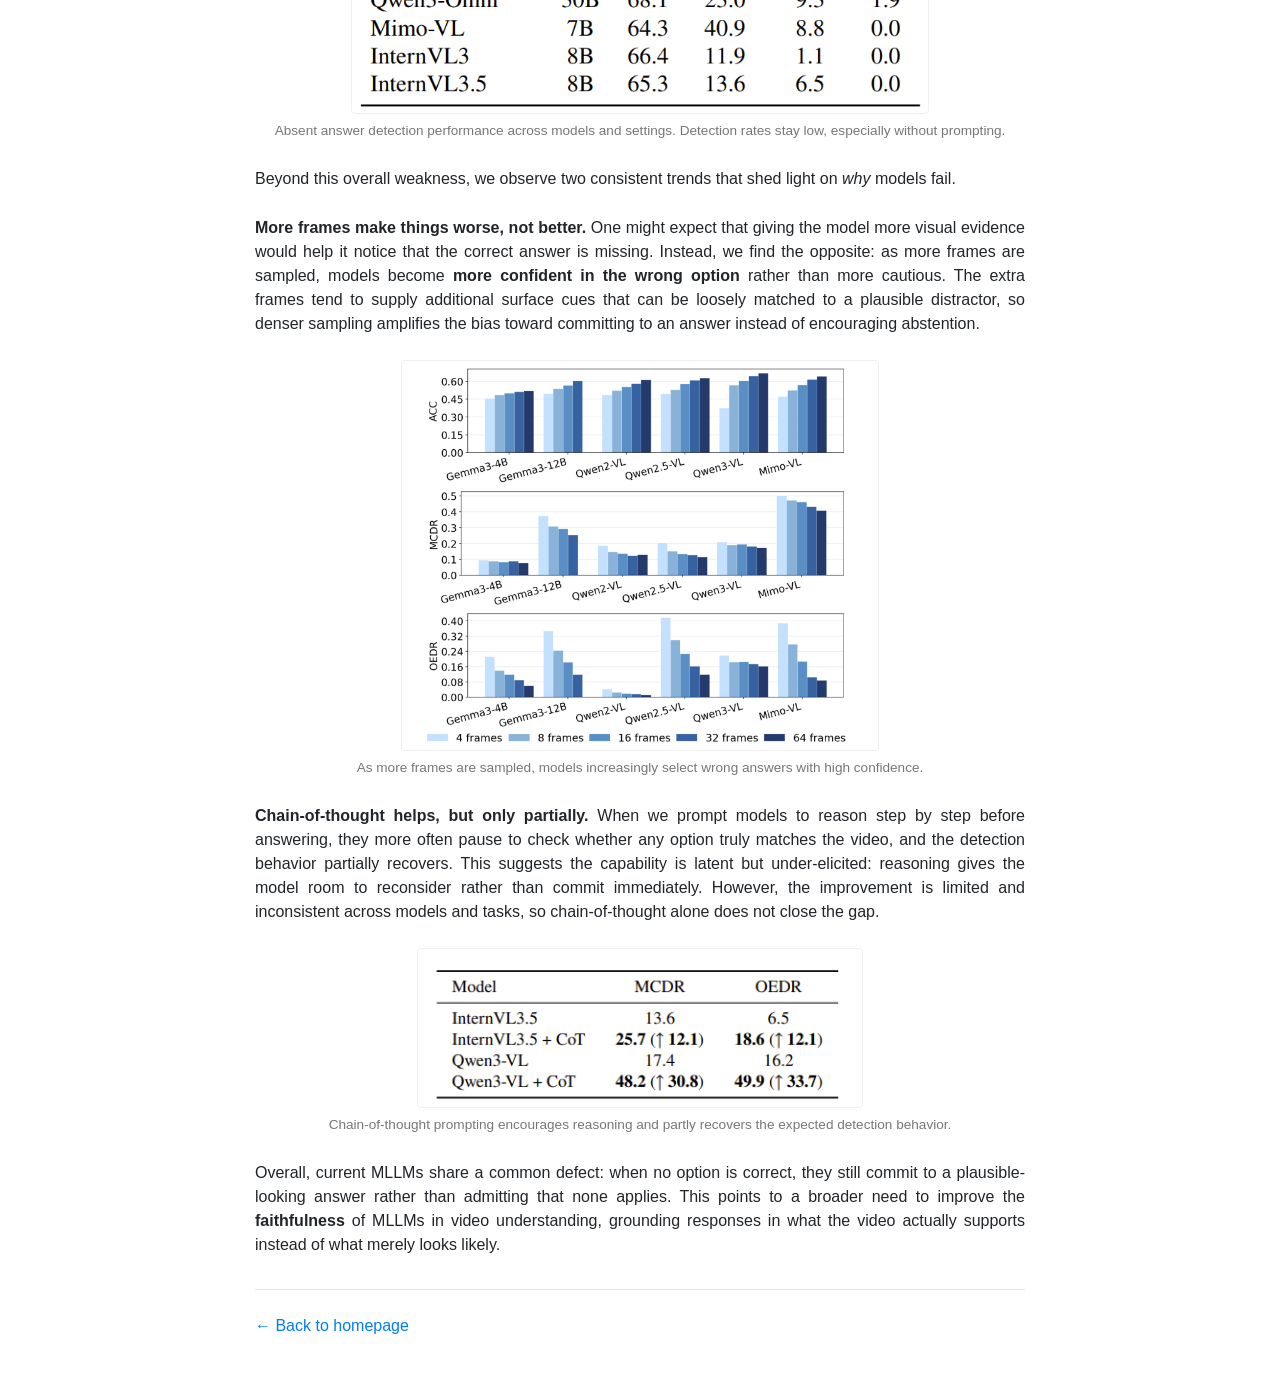
<file: assets/publications/emnlp26_mllm_diagnose/mllm_diagnose.html>
<!doctype html>
<html lang="en">
<head>
  <meta charset="utf-8">
  <meta name="viewport" content="width=device-width, initial-scale=1, shrink-to-fit=no">
  <meta name="description" content="When No Answer Is Correct: Diagnosing Absent Answer Detection for MLLMs in Video Understanding">
  <link rel="icon" href="../../../files/icon.svg">
  <title>Absent Answer Detection for MLLMs — Yiheng Wang</title>

  <link rel="stylesheet"
        href="https://maxcdn.bootstrapcdn.com/bootstrap/4.0.0-beta.2/css/bootstrap.min.css"
        integrity="sha384-PsH8R72JQ3SOdhVi3uxftmaW6Vc51MKb0q5P2rRUpPvrszuE4W1povHYgTpBfshb"
        crossorigin="anonymous">
  <link href="../../../css/narrow-jumbotron.css" rel="stylesheet">

  <style>
    .lang-switch { position: absolute; top: 10px; right: 20px; z-index: 2000; }
    .lang-switch .active { pointer-events: none; opacity: 0.8; }
    .pub-title { margin-top: 1rem; }
    .pub-authors { font-size: 0.95rem; }
    .pub-venue { color: #666; }
    .pub-links a { margin-right: 0.4rem; }
    figure.pub-fig { margin: 1.5rem 0; text-align: center; }
    figure.pub-fig img { max-width: 100%; border: 1px solid #eee; border-radius: 4px; }
    figure.pub-fig figcaption { font-size: 0.85rem; color: #777; margin-top: 0.4rem; }
    .sec { margin-top: 1.6rem; }
    .sec-title { border-left: 4px solid #4a6fa5; padding-left: 0.55rem; font-weight: 600; margin-bottom: 0.5rem; }
    .sec p { text-align: justify; }
  </style>
</head>

<body>
  <div class="lang-switch">
    <button id="lang-en" class="btn btn-sm btn-outline-primary">English</button>
    <button id="lang-zh" class="btn btn-sm btn-outline-secondary">中文</button>
  </div>

  <div class="container">
    <main role="main">
      <p style="margin-top:1.5rem;">
        <a href="../../../index.html" data-en="&larr; Back to homepage" data-zh="&larr; 返回主页">&larr; Back to homepage</a>
      </p>

      <h3 class="pub-title" data-en="When No Answer Is Correct: Diagnosing Absent Answer Detection for MLLMs in Video Understanding"
          data-zh="当没有正确答案时：诊断多模态大模型在视频理解中的缺失答案检测能力">
        When No Answer Is Correct: Diagnosing Absent Answer Detection for MLLMs in Video Understanding</h3>

      <p class="pub-authors">
        <strong>Yiheng Wang</strong>, Yueqian Lin, Lichen Zhu, Yudong Liu,
        Hai "Helen" Li, Yiran Chen
      </p>
      <p class="pub-venue">
        <em data-en="Under Review, 2026 &nbsp;·&nbsp; CEI Lab, Duke University"
            data-zh="在审，2026 &nbsp;·&nbsp; 杜克大学 CEI 实验室">Under Review, 2026 &nbsp;·&nbsp; CEI Lab, Duke University</em>
      </p>
      <p class="pub-links">
        [<a href="https://arxiv.org/abs/2606.08239" target="_blank" rel="noopener" data-en="arXiv" data-zh="arXiv">arXiv</a>]
        [<a href="https://cei.pratt.duke.edu/" target="_blank" rel="noopener" data-en="Lab" data-zh="实验室">Lab</a>]
      </p>

      <hr>

      <div class="sec">
        <h5 class="sec-title" data-en="Background &amp; Motivation" data-zh="背景与动机">Background &amp; Motivation</h5>
        <p data-en="While evaluating multimodal large language models (MLLMs) on video understanding, we found that the standard <strong>multiple-choice question (MCQ)</strong> protocol is not fully reliable. A model can land on the right option by exploiting surface cues or by simply picking the most plausible distractor, without genuinely grounding its answer in the video. To probe this, we propose <strong>absent answer detection</strong>. We deliberately remove the correct option from the candidate set. A truly reliable model should then recognize that <strong>none of the options is correct</strong> and, ideally, propose its own answer instead of forcing a choice."
           data-zh="在评估多模态大模型（MLLMs）的视频理解能力时，我们发现标准的<strong>多选题（MCQ）</strong>评估并不完全可靠。模型可能借助表层线索，或直接选择最「像」的干扰项而恰好答对，并未真正依据视频内容作答。为此，我们提出<strong>缺失答案检测</strong>：刻意从候选集中移除正确选项。一个真正可靠的模型此时应当识别出<strong>所有选项都不正确</strong>，并在理想情况下给出自己的答案，而非被迫选择。">
          ...</p>
      </div>

      <figure class="pub-fig">
        <img src="idea.png" alt="Absent answer detection — core idea" style="width:100%;">
        <figcaption data-en="Core idea: with the correct option removed, a reliable model should reject all candidates and propose its own answer."
                    data-zh="核心思想：在正确选项被移除后，可靠的模型应拒绝所有候选选项并给出自己的答案。">
          Core idea: with the correct option removed, a reliable model should reject all candidates and propose its own answer.</figcaption>
      </figure>

      <div class="sec">
        <h5 class="sec-title" data-en="Method" data-zh="方法">Method</h5>
        <p data-en="We design <strong>three detection settings</strong> that differ in how much guidance the model receives:"
           data-zh="我们设计了<strong>三种检测设定</strong>，区别在于给模型的提示强度不同：">
          ...</p>
        <p style="margin-bottom:0.4rem;" data-en="&nbsp;&nbsp;<strong>1. Multi-choice detection:</strong> an explicit &ldquo;None of the Above&rdquo; option is added to the candidate set."
           data-zh="&nbsp;&nbsp;<strong>1. 多选检测（Multi-choice detection）：</strong>在候选集中显式加入 &ldquo;None of the Above&rdquo; 选项。">
          ...</p>
        <p style="margin-bottom:0.4rem;" data-en="&nbsp;&nbsp;<strong>2. Open-ended detection:</strong> an instruction tells the model it may declare that none of the options is correct and give its own answer."
           data-zh="&nbsp;&nbsp;<strong>2. 开放式检测（Open-ended detection）：</strong>通过指令提示模型可以声明所有选项都不正确，并给出自己的答案。">
          ...</p>
        <p data-en="&nbsp;&nbsp;<strong>3. Unprompted detection:</strong> no extra option and no instruction, so the model must exhibit the desired behavior spontaneously."
           data-zh="&nbsp;&nbsp;<strong>3. 无提示检测（Unprompted detection）：</strong>不新增选项、也不给提示，模型需自发地表现出预期行为。">
          ...</p>
      </div>

      <div class="sec">
        <h5 class="sec-title" data-en="Main Results" data-zh="主要结果">Main Results</h5>
        <p data-en="Across models and benchmarks, MLLMs perform <strong>poorly at absent answer detection</strong> and are strongly biased toward selecting the most plausible option. The failure is most severe in the <strong>unprompted</strong> setting, where the abstention rate is <strong>close to zero</strong>. Models almost never signal that no answer applies."
           data-zh="在各类模型与基准上，多模态大模型的<strong>缺失答案检测表现普遍很差</strong>，强烈倾向于选择最「像」的选项。该问题在<strong>无提示</strong>设定下最为严重：模型的拒答率<strong>接近于零</strong>，几乎从不指出「无一适用」。">
          ...</p>
      </div>

      <figure class="pub-fig">
        <img src="mllm_performance.png" alt="MLLM performance on absent answer detection" style="width:75%;">
        <figcaption data-en="Absent answer detection performance across models and settings. Detection rates stay low, especially without prompting."
                    data-zh="不同模型与设定下的缺失答案检测表现：检测率普遍偏低，尤其在无提示时。">
          Absent answer detection performance across models and settings.</figcaption>
      </figure>

      <p class="sec" data-en="Beyond this overall weakness, we observe two consistent trends that shed light on <em>why</em> models fail."
         data-zh="除了这一整体上的薄弱表现，我们还观察到两个稳定的趋势，有助于揭示模型失败的<em>原因</em>。">...</p>

      <div class="sec">
        <p data-en="<strong>More frames make things worse, not better.</strong> One might expect that giving the model more visual evidence would help it notice that the correct answer is missing. Instead, we find the opposite: as more frames are sampled, models become <strong>more confident in the wrong option</strong> rather than more cautious. The extra frames tend to supply additional surface cues that can be loosely matched to a plausible distractor, so denser sampling amplifies the bias toward committing to an answer instead of encouraging abstention."
           data-zh="<strong>帧数越多，情况反而越糟。</strong> 直觉上，给模型更多视觉证据应当有助于它察觉正确答案的缺失。但我们发现事实恰恰相反：随着采样帧数增多，模型对错误选项<strong>反而更加自信</strong>，而非更加谨慎。额外的帧往往提供了更多可与某个「像样」干扰项松散匹配的表层线索，因此更密集的采样放大了模型「硬选一个答案」的倾向，而非鼓励其拒答。">
          ...</p>
      </div>

      <figure class="pub-fig">
        <img src="performance_vs_frames.png" alt="Detection performance vs. number of input frames" style="width:62%;">
        <figcaption data-en="As more frames are sampled, models increasingly select wrong answers with high confidence."
                    data-zh="随着输入帧数增多，模型越来越倾向于以高置信度选择错误答案。">
          As more frames are sampled, models select wrong answers with higher confidence.</figcaption>
      </figure>

      <div class="sec">
        <p data-en="<strong>Chain-of-thought helps, but only partially.</strong> When we prompt models to reason step by step before answering, they more often pause to check whether any option truly matches the video, and the detection behavior partially recovers. This suggests the capability is latent but under-elicited: reasoning gives the model room to reconsider rather than commit immediately. However, the improvement is limited and inconsistent across models and tasks, so chain-of-thought alone does not close the gap."
           data-zh="<strong>思维链有帮助，但只是部分。</strong> 当我们提示模型先逐步推理再作答时，它更常会停下来核查是否真有选项与视频相符，预期的检测行为得到了部分恢复。这说明该能力是潜在存在但未被充分激发的：推理为模型提供了重新斟酌、而非立即下结论的空间。然而这种提升有限，且在不同模型与任务间并不稳定，因此仅靠思维链并不能弥合差距。">
          ...</p>
      </div>

      <figure class="pub-fig">
        <img src="cot_helps.png" alt="Chain-of-thought prompting helps detection" style="width:58%;">
        <figcaption data-en="Chain-of-thought prompting encourages reasoning and partly recovers the expected detection behavior."
                    data-zh="思维链（CoT）提示促使模型推理，在一定程度上恢复了预期的检测行为。">
          Chain-of-thought prompting partly recovers the expected detection behavior.</figcaption>
      </figure>

      <div class="sec">
        <p data-en="Overall, current MLLMs share a common defect: when no option is correct, they still commit to a plausible-looking answer rather than admitting that none applies. This points to a broader need to improve the <strong>faithfulness</strong> of MLLMs in video understanding, grounding responses in what the video actually supports instead of what merely looks likely."
           data-zh="总体而言，现有多模态大模型存在一个共同缺陷：当没有正确选项时，它们仍会「硬选」一个看似合理的答案，而不愿承认「无一适用」。这指向一个更普遍的需求：提升多模态大模型在视频理解中的<strong>忠实性（faithfulness）</strong>，让回答真正基于视频所支持的内容，而非仅仅「看起来像」的内容。">
          ...</p>
      </div>
    </main>

    <footer class="footer" style="margin-top:2rem;">
      <p><a href="../../../index.html" data-en="&larr; Back to homepage" data-zh="&larr; 返回主页">&larr; Back to homepage</a></p>
    </footer>
  </div>

  <script>
    (function () {
      const transElems = Array.from(document.querySelectorAll('[data-en]'));
      const btnEn = document.getElementById('lang-en');
      const btnZh = document.getElementById('lang-zh');
      function setLanguage(lang) {
        transElems.forEach(el => {
          const val = el.getAttribute('data-' + lang);
          if (val !== null) el.innerHTML = val;
        });
        try { localStorage.setItem('lang', lang); } catch (e) {}
        if (lang === 'en') {
          btnEn.classList.add('active','btn-primary'); btnEn.classList.remove('btn-outline-primary');
          btnZh.classList.remove('active','btn-primary'); btnZh.classList.add('btn-outline-secondary');
        } else {
          btnZh.classList.add('active','btn-primary'); btnZh.classList.remove('btn-outline-secondary');
          btnEn.classList.remove('active','btn-primary'); btnEn.classList.add('btn-outline-primary');
        }
        document.documentElement.lang = (lang === 'zh' ? 'zh' : 'en');
      }
      btnEn.addEventListener('click', () => setLanguage('en'));
      btnZh.addEventListener('click', () => setLanguage('zh'));
      const saved = (function(){ try { return localStorage.getItem('lang'); } catch (e) { return null; } })();
      setLanguage(saved || 'en');
    })();
  </script>
</body>
</html>
</file>
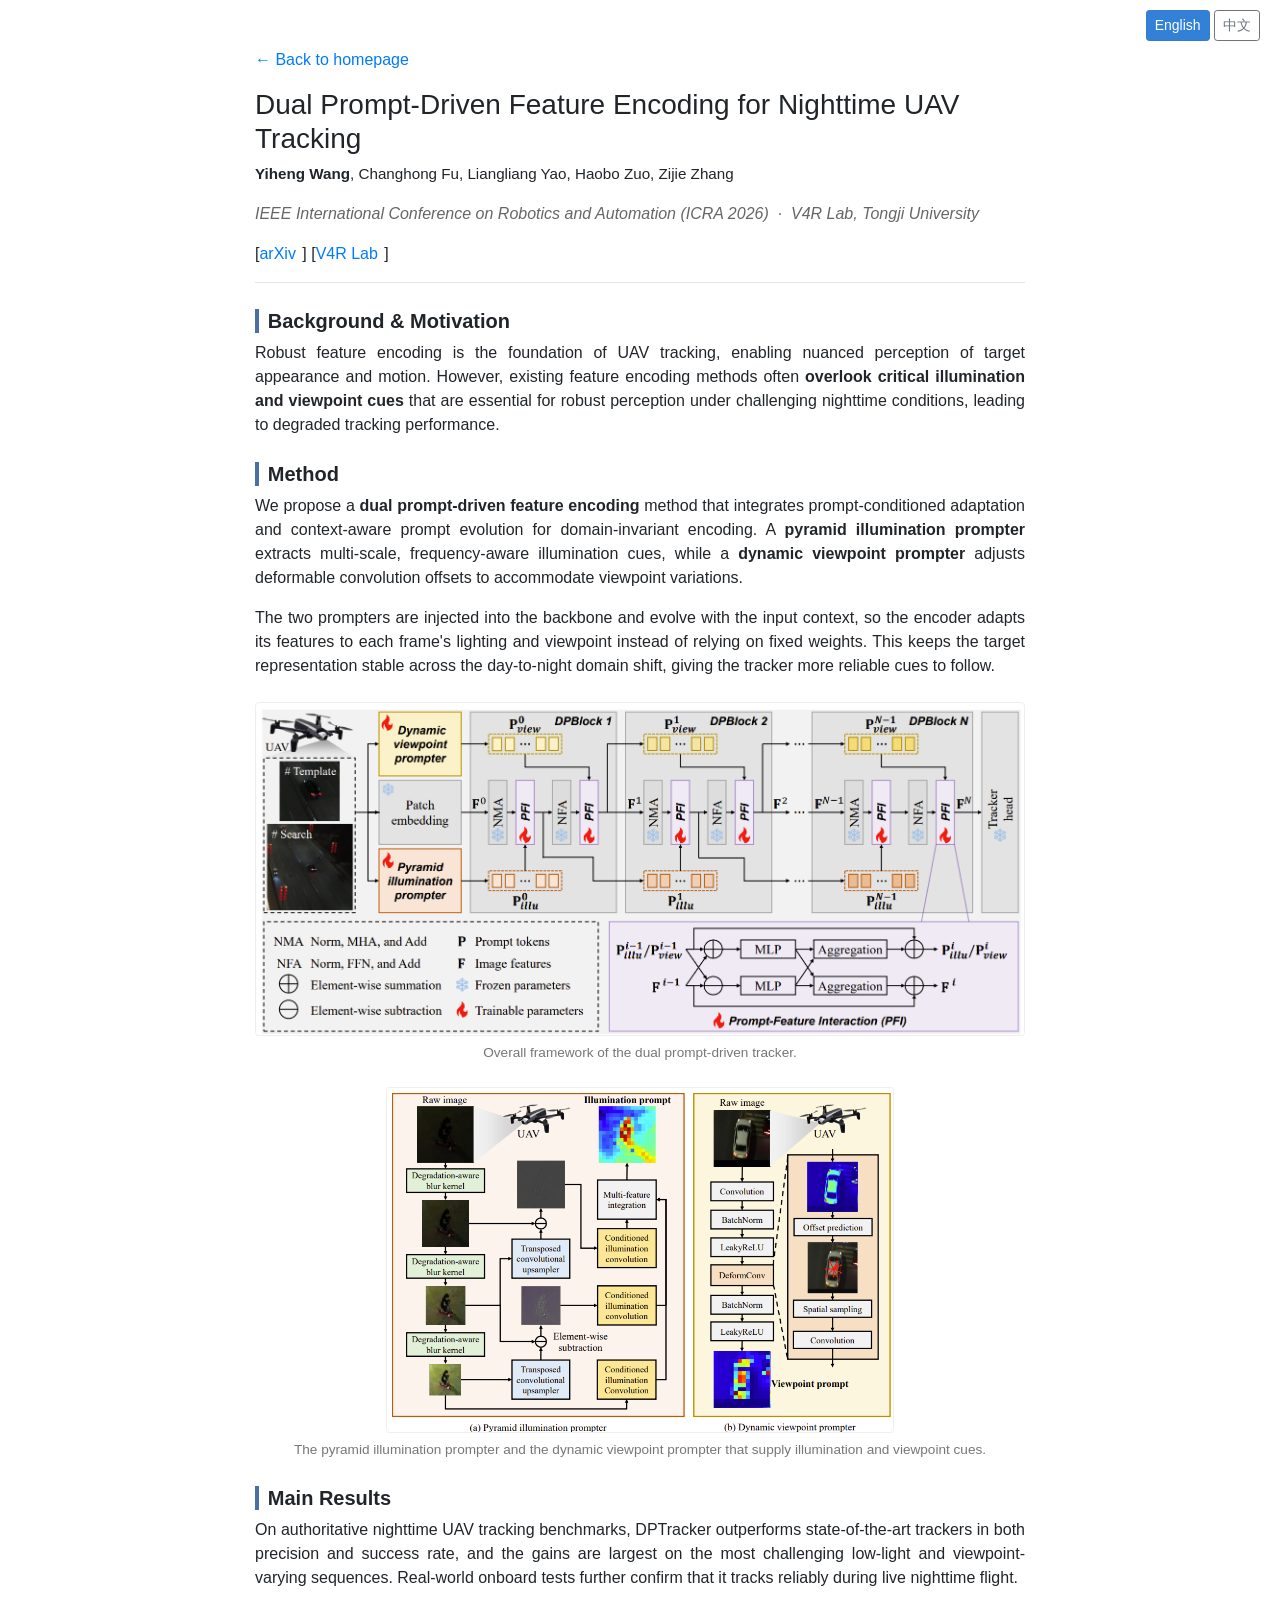
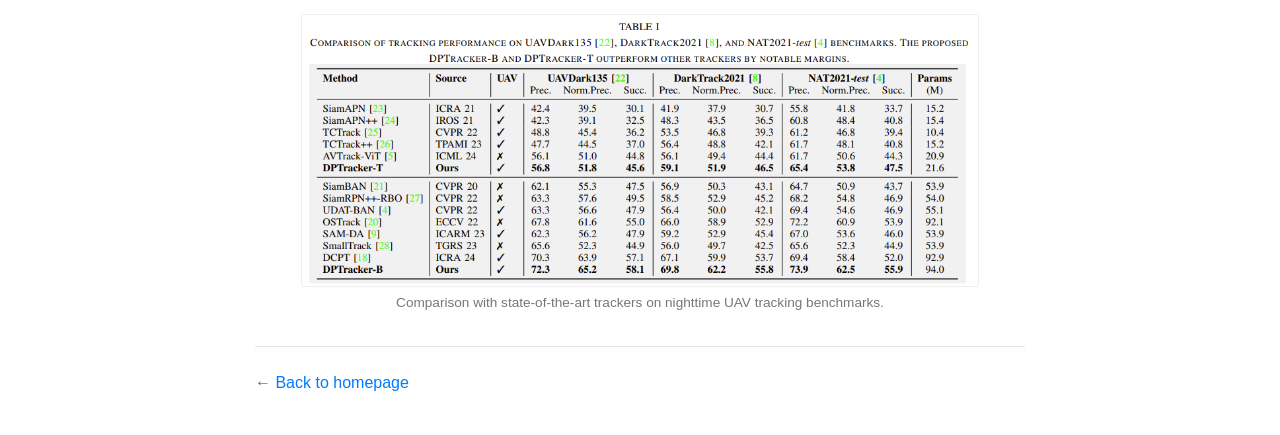
<file: assets/publications/icra26_dptrack/dptracker.html>
<!doctype html>
<html lang="en">
<head>
  <meta charset="utf-8">
  <meta name="viewport" content="width=device-width, initial-scale=1, shrink-to-fit=no">
  <meta name="description" content="Dual Prompt-Driven Feature Encoding for Nighttime UAV Tracking">
  <link rel="icon" href="../../../files/icon.svg">
  <title>DPTracker — Yiheng Wang</title>

  <link rel="stylesheet"
        href="https://maxcdn.bootstrapcdn.com/bootstrap/4.0.0-beta.2/css/bootstrap.min.css"
        integrity="sha384-PsH8R72JQ3SOdhVi3uxftmaW6Vc51MKb0q5P2rRUpPvrszuE4W1povHYgTpBfshb"
        crossorigin="anonymous">
  <link href="../../../css/narrow-jumbotron.css" rel="stylesheet">

  <style>
    .lang-switch { position: absolute; top: 10px; right: 20px; z-index: 2000; }
    .lang-switch .active { pointer-events: none; opacity: 0.8; }
    .pub-title { margin-top: 1rem; }
    .pub-authors { font-size: 0.95rem; }
    .pub-venue { color: #666; }
    .pub-links a { margin-right: 0.4rem; }
    figure.pub-fig { margin: 1.5rem 0; text-align: center; }
    figure.pub-fig img { max-width: 100%; border: 1px solid #eee; border-radius: 4px; }
    figure.pub-fig figcaption { font-size: 0.85rem; color: #777; margin-top: 0.4rem; }
    .sec { margin-top: 1.6rem; }
    .sec-title { border-left: 4px solid #4a6fa5; padding-left: 0.55rem; font-weight: 600; margin-bottom: 0.5rem; }
    .sec p { text-align: justify; }
  </style>
</head>

<body>
  <div class="lang-switch">
    <button id="lang-en" class="btn btn-sm btn-outline-primary">English</button>
    <button id="lang-zh" class="btn btn-sm btn-outline-secondary">中文</button>
  </div>

  <div class="container">
    <main role="main">
      <p style="margin-top:1.5rem;">
        <a href="../../../index.html" data-en="&larr; Back to homepage" data-zh="&larr; 返回主页">&larr; Back to homepage</a>
      </p>

      <h3 class="pub-title" data-en="Dual Prompt-Driven Feature Encoding for Nighttime UAV Tracking"
          data-zh="用于夜间无人机跟踪的双提示驱动特征编码">
        Dual Prompt-Driven Feature Encoding for Nighttime UAV Tracking</h3>

      <p class="pub-authors">
        <strong>Yiheng Wang</strong>, Changhong Fu, Liangliang Yao, Haobo Zuo, Zijie Zhang
      </p>
      <p class="pub-venue">
        <em data-en="IEEE International Conference on Robotics and Automation (ICRA 2026) &nbsp;·&nbsp; V4R Lab, Tongji University"
            data-zh="IEEE 机器人与自动化国际会议（ICRA 2026） &nbsp;·&nbsp; 同济大学 V4R 实验室">IEEE International Conference on Robotics and Automation (ICRA 2026) &nbsp;·&nbsp; V4R Lab, Tongji University</em>
      </p>
      <p class="pub-links">
        [<a href="https://arxiv.org/abs/2603.19628" target="_blank" rel="noopener" data-en="arXiv" data-zh="arXiv">arXiv</a>]
        [<a href="https://vision4robotics.github.io/" target="_blank" rel="noopener" data-en="V4R Lab" data-zh="V4R 实验室">V4R Lab</a>]
      </p>

      <hr>

      <div class="sec">
        <h5 class="sec-title" data-en="Background &amp; Motivation" data-zh="背景与动机">Background &amp; Motivation</h5>
        <p data-en="Robust feature encoding is the foundation of UAV tracking, enabling nuanced perception of target appearance and motion. However, existing feature encoding methods often <strong>overlook critical illumination and viewpoint cues</strong> that are essential for robust perception under challenging nighttime conditions, leading to degraded tracking performance."
           data-zh="鲁棒的特征编码是无人机跟踪的基础，能够精细地感知目标的外观与运动。然而，现有特征编码方法往往<strong>忽略了关键的光照与视角线索</strong>，而这些线索对于在具有挑战性的夜间条件下实现鲁棒感知至关重要，从而导致跟踪性能下降。">
          ...</p>
      </div>

      <div class="sec">
        <h5 class="sec-title" data-en="Method" data-zh="方法">Method</h5>
        <p data-en="We propose a <strong>dual prompt-driven feature encoding</strong> method that integrates prompt-conditioned adaptation and context-aware prompt evolution for domain-invariant encoding. A <strong>pyramid illumination prompter</strong> extracts multi-scale, frequency-aware illumination cues, while a <strong>dynamic viewpoint prompter</strong> adjusts deformable convolution offsets to accommodate viewpoint variations."
           data-zh="我们提出一种<strong>双提示驱动的特征编码</strong>方法，融合提示条件化自适应与上下文感知的提示演化，以实现域不变的特征编码。<strong>金字塔光照提示器</strong>提取多尺度、频率感知的光照线索，<strong>动态视角提示器</strong>则调整可变形卷积偏移以适应视角变化。">
          ...</p>
        <p data-en="The two prompters are injected into the backbone and evolve with the input context, so the encoder adapts its features to each frame's lighting and viewpoint instead of relying on fixed weights. This keeps the target representation stable across the day-to-night domain shift, giving the tracker more reliable cues to follow."
           data-zh="两个提示器被注入主干网络，并随输入上下文动态演化，使编码器能针对每一帧的光照与视角自适应地调整特征，而非依赖固定权重。这让目标表征在白天到夜晚的域偏移中保持稳定，为跟踪器提供更可靠的线索。">
          ...</p>
      </div>

      <figure class="pub-fig">
        <img src="dptracker.png" alt="DPTracker dual prompt-driven feature encoding overview" style="width:100%;">
        <figcaption data-en="Overall framework of the dual prompt-driven tracker."
                    data-zh="双提示驱动跟踪器的整体框架。">
          Overall framework of the dual prompt-driven tracker.</figcaption>
      </figure>

      <figure class="pub-fig">
        <img src="prompters.png" alt="Pyramid illumination prompter and dynamic viewpoint prompter" style="width:66%;">
        <figcaption data-en="The pyramid illumination prompter and the dynamic viewpoint prompter that supply illumination and viewpoint cues."
                    data-zh="金字塔光照提示器与动态视角提示器，分别提供光照与视角线索。">
          The pyramid illumination prompter and the dynamic viewpoint prompter.</figcaption>
      </figure>

      <div class="sec">
        <h5 class="sec-title" data-en="Main Results" data-zh="主要结果">Main Results</h5>
        <p data-en="On authoritative nighttime UAV tracking benchmarks, DPTracker outperforms state-of-the-art trackers in both precision and success rate, and the gains are largest on the most challenging low-light and viewpoint-varying sequences. Real-world onboard tests further confirm that it tracks reliably during live nighttime flight."
           data-zh="在权威的夜间无人机跟踪基准上，DPTracker 在精度（precision）与成功率（success rate）上均优于当前最先进的跟踪器，且在最具挑战性的低光照与视角变化序列上提升最为明显。真实世界的机载测试进一步验证了它在实际夜间飞行中能够稳定跟踪。">
          ...</p>
      </div>

      <figure class="pub-fig">
        <img src="performance.png" alt="Comparison with state-of-the-art trackers on nighttime UAV benchmarks" style="width:88%;">
        <figcaption data-en="Comparison with state-of-the-art trackers on nighttime UAV tracking benchmarks."
                    data-zh="在夜间无人机跟踪基准上与当前最先进跟踪器的对比。">
          Comparison with state-of-the-art trackers on nighttime UAV tracking benchmarks.</figcaption>
      </figure>
    </main>

    <footer class="footer" style="margin-top:2rem;">
      <p><a href="../../../index.html" data-en="&larr; Back to homepage" data-zh="&larr; 返回主页">&larr; Back to homepage</a></p>
    </footer>
  </div>

  <script>
    (function () {
      const transElems = Array.from(document.querySelectorAll('[data-en]'));
      const btnEn = document.getElementById('lang-en');
      const btnZh = document.getElementById('lang-zh');
      function setLanguage(lang) {
        transElems.forEach(el => {
          const val = el.getAttribute('data-' + lang);
          if (val !== null) el.innerHTML = val;
        });
        try { localStorage.setItem('lang', lang); } catch (e) {}
        if (lang === 'en') {
          btnEn.classList.add('active','btn-primary'); btnEn.classList.remove('btn-outline-primary');
          btnZh.classList.remove('active','btn-primary'); btnZh.classList.add('btn-outline-secondary');
        } else {
          btnZh.classList.add('active','btn-primary'); btnZh.classList.remove('btn-outline-secondary');
          btnEn.classList.remove('active','btn-primary'); btnEn.classList.add('btn-outline-primary');
        }
        document.documentElement.lang = (lang === 'zh' ? 'zh' : 'en');
      }
      btnEn.addEventListener('click', () => setLanguage('en'));
      btnZh.addEventListener('click', () => setLanguage('zh'));
      const saved = (function(){ try { return localStorage.getItem('lang'); } catch (e) { return null; } })();
      setLanguage(saved || 'en');
    })();
  </script>
</body>
</html>
</file>
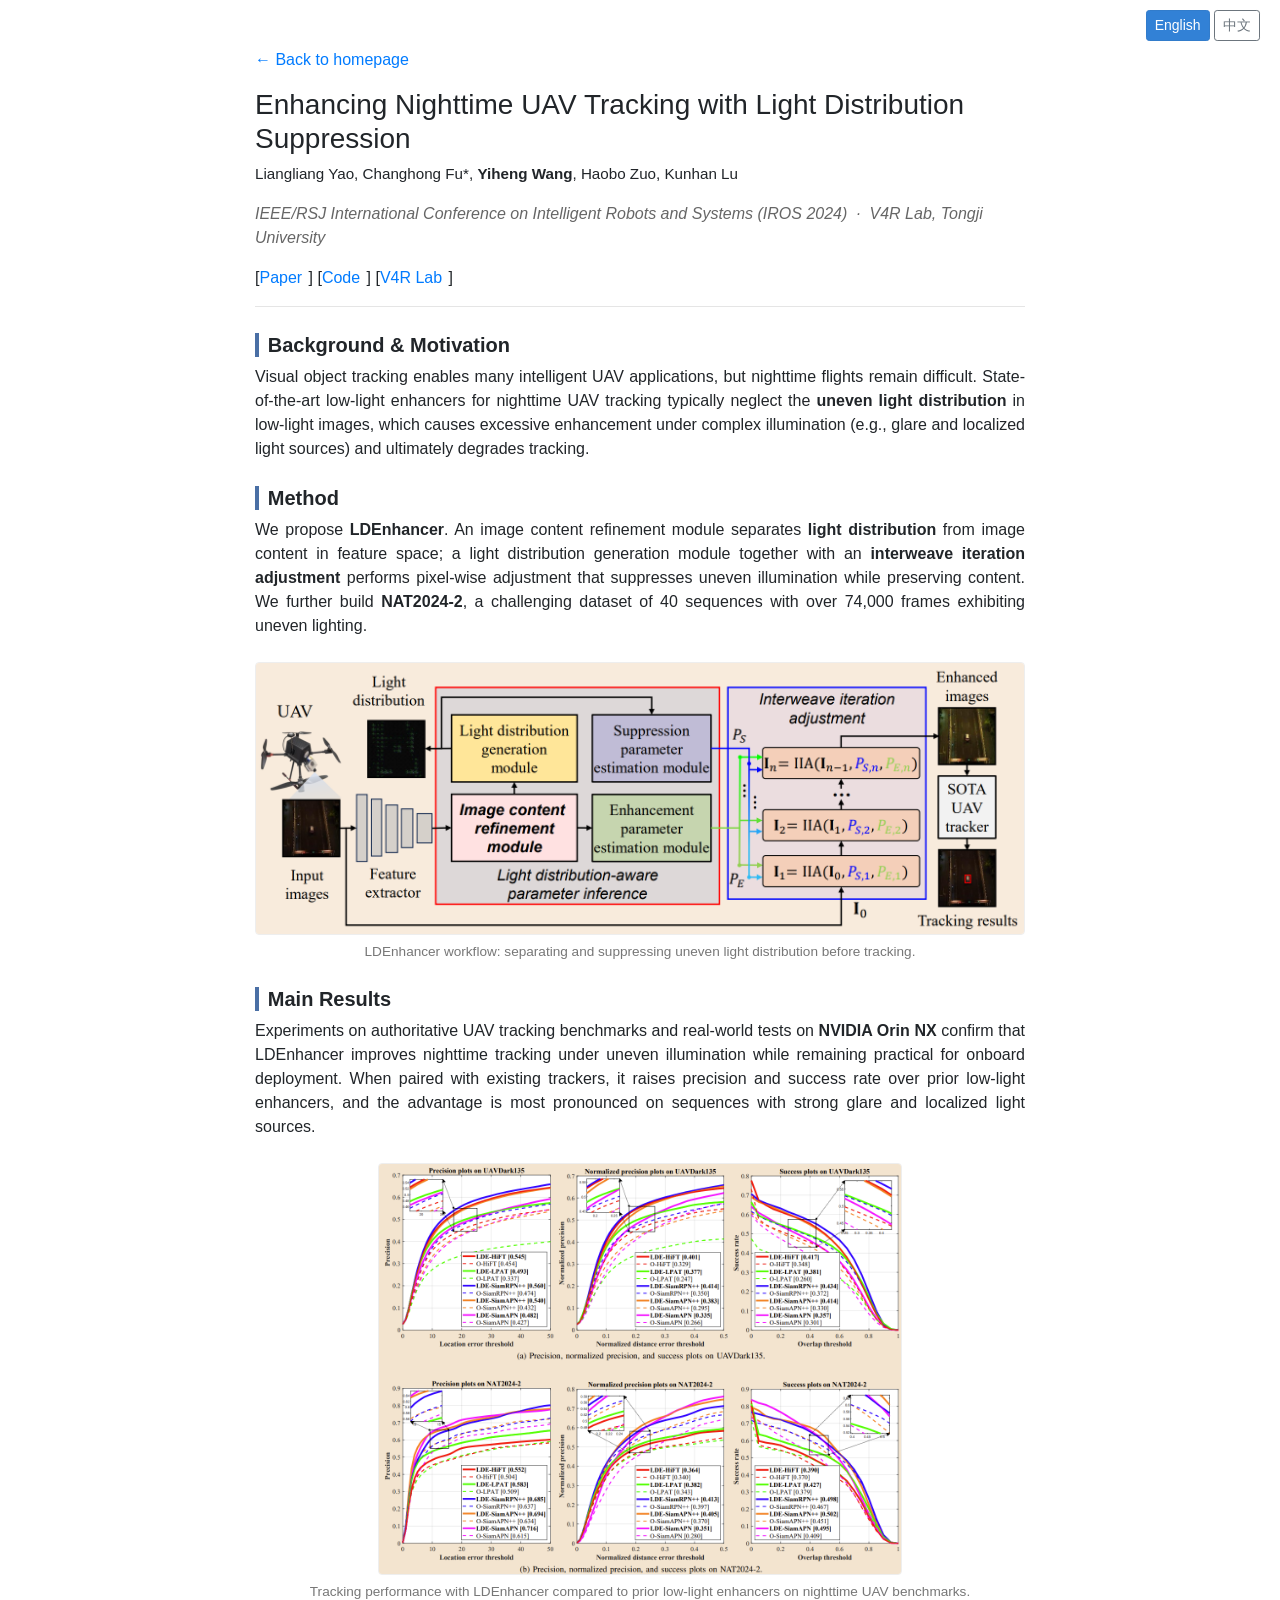
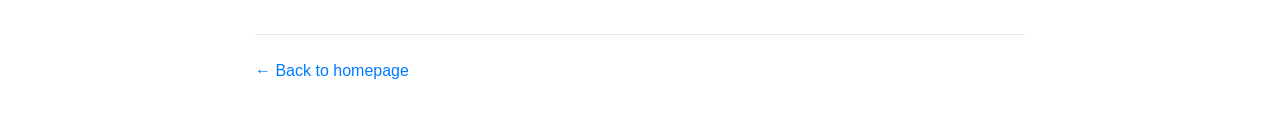
<file: assets/publications/iros24_enhancer/LDEnhancer.html>
<!doctype html>
<html lang="en">
<head>
  <meta charset="utf-8">
  <meta name="viewport" content="width=device-width, initial-scale=1, shrink-to-fit=no">
  <meta name="description" content="Enhancing Nighttime UAV Tracking with Light Distribution Suppression (LDEnhancer)">
  <link rel="icon" href="../../../files/icon.svg">
  <title>LDEnhancer — Yiheng Wang</title>

  <link rel="stylesheet"
        href="https://maxcdn.bootstrapcdn.com/bootstrap/4.0.0-beta.2/css/bootstrap.min.css"
        integrity="sha384-PsH8R72JQ3SOdhVi3uxftmaW6Vc51MKb0q5P2rRUpPvrszuE4W1povHYgTpBfshb"
        crossorigin="anonymous">
  <link href="../../../css/narrow-jumbotron.css" rel="stylesheet">

  <style>
    .lang-switch { position: absolute; top: 10px; right: 20px; z-index: 2000; }
    .lang-switch .active { pointer-events: none; opacity: 0.8; }
    .pub-title { margin-top: 1rem; }
    .pub-authors { font-size: 0.95rem; }
    .pub-venue { color: #666; }
    .pub-links a { margin-right: 0.4rem; }
    .sec { margin-top: 1.6rem; }
    .sec-title { border-left: 4px solid #4a6fa5; padding-left: 0.55rem; font-weight: 600; margin-bottom: 0.5rem; }
    .sec p { text-align: justify; }
    figure.pub-fig { margin: 1.5rem 0; text-align: center; }
    figure.pub-fig img { max-width: 100%; border: 1px solid #eee; border-radius: 4px; }
    figure.pub-fig figcaption { font-size: 0.85rem; color: #777; margin-top: 0.4rem; }
  </style>
</head>

<body>
  <div class="lang-switch">
    <button id="lang-en" class="btn btn-sm btn-outline-primary">English</button>
    <button id="lang-zh" class="btn btn-sm btn-outline-secondary">中文</button>
  </div>

  <div class="container">
    <main role="main">
      <p style="margin-top:1.5rem;">
        <a href="../../../index.html" data-en="&larr; Back to homepage" data-zh="&larr; 返回主页">&larr; Back to homepage</a>
      </p>

      <h3 class="pub-title" data-en="Enhancing Nighttime UAV Tracking with Light Distribution Suppression"
          data-zh="基于光分布抑制的夜间无人机跟踪增强方法">
        Enhancing Nighttime UAV Tracking with Light Distribution Suppression</h3>

      <p class="pub-authors">
        Liangliang Yao, Changhong Fu*, <strong>Yiheng Wang</strong>, Haobo Zuo, Kunhan Lu
      </p>
      <p class="pub-venue">
        <em data-en="IEEE/RSJ International Conference on Intelligent Robots and Systems (IROS 2024) &nbsp;·&nbsp; V4R Lab, Tongji University"
            data-zh="IEEE/RSJ 智能机器人与系统国际会议（IROS 2024） &nbsp;·&nbsp; 同济大学 V4R 实验室">IEEE/RSJ International Conference on Intelligent Robots and Systems (IROS 2024) &nbsp;·&nbsp; V4R Lab, Tongji University</em>
      </p>
      <p class="pub-links">
        [<a href="https://arxiv.org/pdf/2409.16631" target="_blank" rel="noopener" data-en="Paper" data-zh="论文">Paper</a>]
        [<a href="https://github.com/vision4robotics/LDEnhancer" target="_blank" rel="noopener" data-en="Code" data-zh="代码">Code</a>]
        [<a href="https://vision4robotics.github.io/" target="_blank" rel="noopener" data-en="V4R Lab" data-zh="V4R 实验室">V4R Lab</a>]
      </p>

      <hr>

      <div class="sec">
        <h5 class="sec-title" data-en="Background &amp; Motivation" data-zh="背景与动机">Background &amp; Motivation</h5>
        <p data-en="Visual object tracking enables many intelligent UAV applications, but nighttime flights remain difficult. State-of-the-art low-light enhancers for nighttime UAV tracking typically neglect the <strong>uneven light distribution</strong> in low-light images, which causes excessive enhancement under complex illumination (e.g., glare and localized light sources) and ultimately degrades tracking."
           data-zh="视觉目标跟踪支撑了众多无人机智能应用，但夜间飞行仍然困难。面向夜间无人机跟踪的先进低照度增强器通常忽略了低光图像中的<strong>不均匀光分布</strong>，在复杂光照（如眩光与局部光源）下导致过度增强，最终使跟踪性能下降。">
          ...</p>
      </div>

      <div class="sec">
        <h5 class="sec-title" data-en="Method" data-zh="方法">Method</h5>
        <p data-en="We propose <strong>LDEnhancer</strong>. An image content refinement module separates <strong>light distribution</strong> from image content in feature space; a light distribution generation module together with an <strong>interweave iteration adjustment</strong> performs pixel-wise adjustment that suppresses uneven illumination while preserving content. We further build <strong>NAT2024-2</strong>, a challenging dataset of 40 sequences with over 74,000 frames exhibiting uneven lighting."
           data-zh="我们提出 <strong>LDEnhancer</strong>。图像内容精炼模块在特征空间中将<strong>光分布</strong>与图像内容分离；光分布生成模块结合<strong>交织迭代调整</strong>进行逐像素调整，在抑制不均匀光照的同时保留图像内容。我们进一步构建了 <strong>NAT2024-2</strong>——一个包含 40 个序列、超过 74,000 帧、具有不均匀光照的挑战性数据集。">
          ...</p>
      </div>

      <figure class="pub-fig">
        <img src="LDEnhancer workflow.png" alt="LDEnhancer workflow">
        <figcaption data-en="LDEnhancer workflow: separating and suppressing uneven light distribution before tracking."
                    data-zh="LDEnhancer 工作流程：在跟踪前分离并抑制不均匀光分布。">
          LDEnhancer workflow: separating and suppressing uneven light distribution before tracking.</figcaption>
      </figure>

      <div class="sec">
        <h5 class="sec-title" data-en="Main Results" data-zh="主要结果">Main Results</h5>
        <p data-en="Experiments on authoritative UAV tracking benchmarks and real-world tests on <strong>NVIDIA Orin NX</strong> confirm that LDEnhancer improves nighttime tracking under uneven illumination while remaining practical for onboard deployment. When paired with existing trackers, it raises precision and success rate over prior low-light enhancers, and the advantage is most pronounced on sequences with strong glare and localized light sources."
           data-zh="在权威无人机跟踪基准上的实验，以及在 <strong>NVIDIA Orin NX</strong> 上的真实世界测试，均验证了 LDEnhancer 能在不均匀光照下提升夜间跟踪性能，同时保持机载部署的实用性。与现有跟踪器搭配时，它在精度（precision）与成功率（success rate）上优于以往的低照度增强器，且在存在强眩光与局部光源的序列上优势最为明显。">
          ...</p>
      </div>

      <figure class="pub-fig">
        <img src="performance.png" alt="Comparison with prior low-light enhancers on nighttime UAV benchmarks" style="width:68%;">
        <figcaption data-en="Tracking performance with LDEnhancer compared to prior low-light enhancers on nighttime UAV benchmarks."
                    data-zh="在夜间无人机跟踪基准上，LDEnhancer 与以往低照度增强器的跟踪性能对比。">
          Tracking performance with LDEnhancer compared to prior low-light enhancers.</figcaption>
      </figure>
    </main>

    <footer class="footer" style="margin-top:2rem;">
      <p><a href="../../../index.html" data-en="&larr; Back to homepage" data-zh="&larr; 返回主页">&larr; Back to homepage</a></p>
    </footer>
  </div>

  <script>
    (function () {
      const transElems = Array.from(document.querySelectorAll('[data-en]'));
      const btnEn = document.getElementById('lang-en');
      const btnZh = document.getElementById('lang-zh');
      function setLanguage(lang) {
        transElems.forEach(el => {
          const val = el.getAttribute('data-' + lang);
          if (val !== null) el.innerHTML = val;
        });
        try { localStorage.setItem('lang', lang); } catch (e) {}
        if (lang === 'en') {
          btnEn.classList.add('active','btn-primary'); btnEn.classList.remove('btn-outline-primary');
          btnZh.classList.remove('active','btn-primary'); btnZh.classList.add('btn-outline-secondary');
        } else {
          btnZh.classList.add('active','btn-primary'); btnZh.classList.remove('btn-outline-secondary');
          btnEn.classList.remove('active','btn-primary'); btnEn.classList.add('btn-outline-primary');
        }
        document.documentElement.lang = (lang === 'zh' ? 'zh' : 'en');
      }
      btnEn.addEventListener('click', () => setLanguage('en'));
      btnZh.addEventListener('click', () => setLanguage('zh'));
      const saved = (function(){ try { return localStorage.getItem('lang'); } catch (e) { return null; } })();
      setLanguage(saved || 'en');
    })();
  </script>
</body>
</html>
</file>
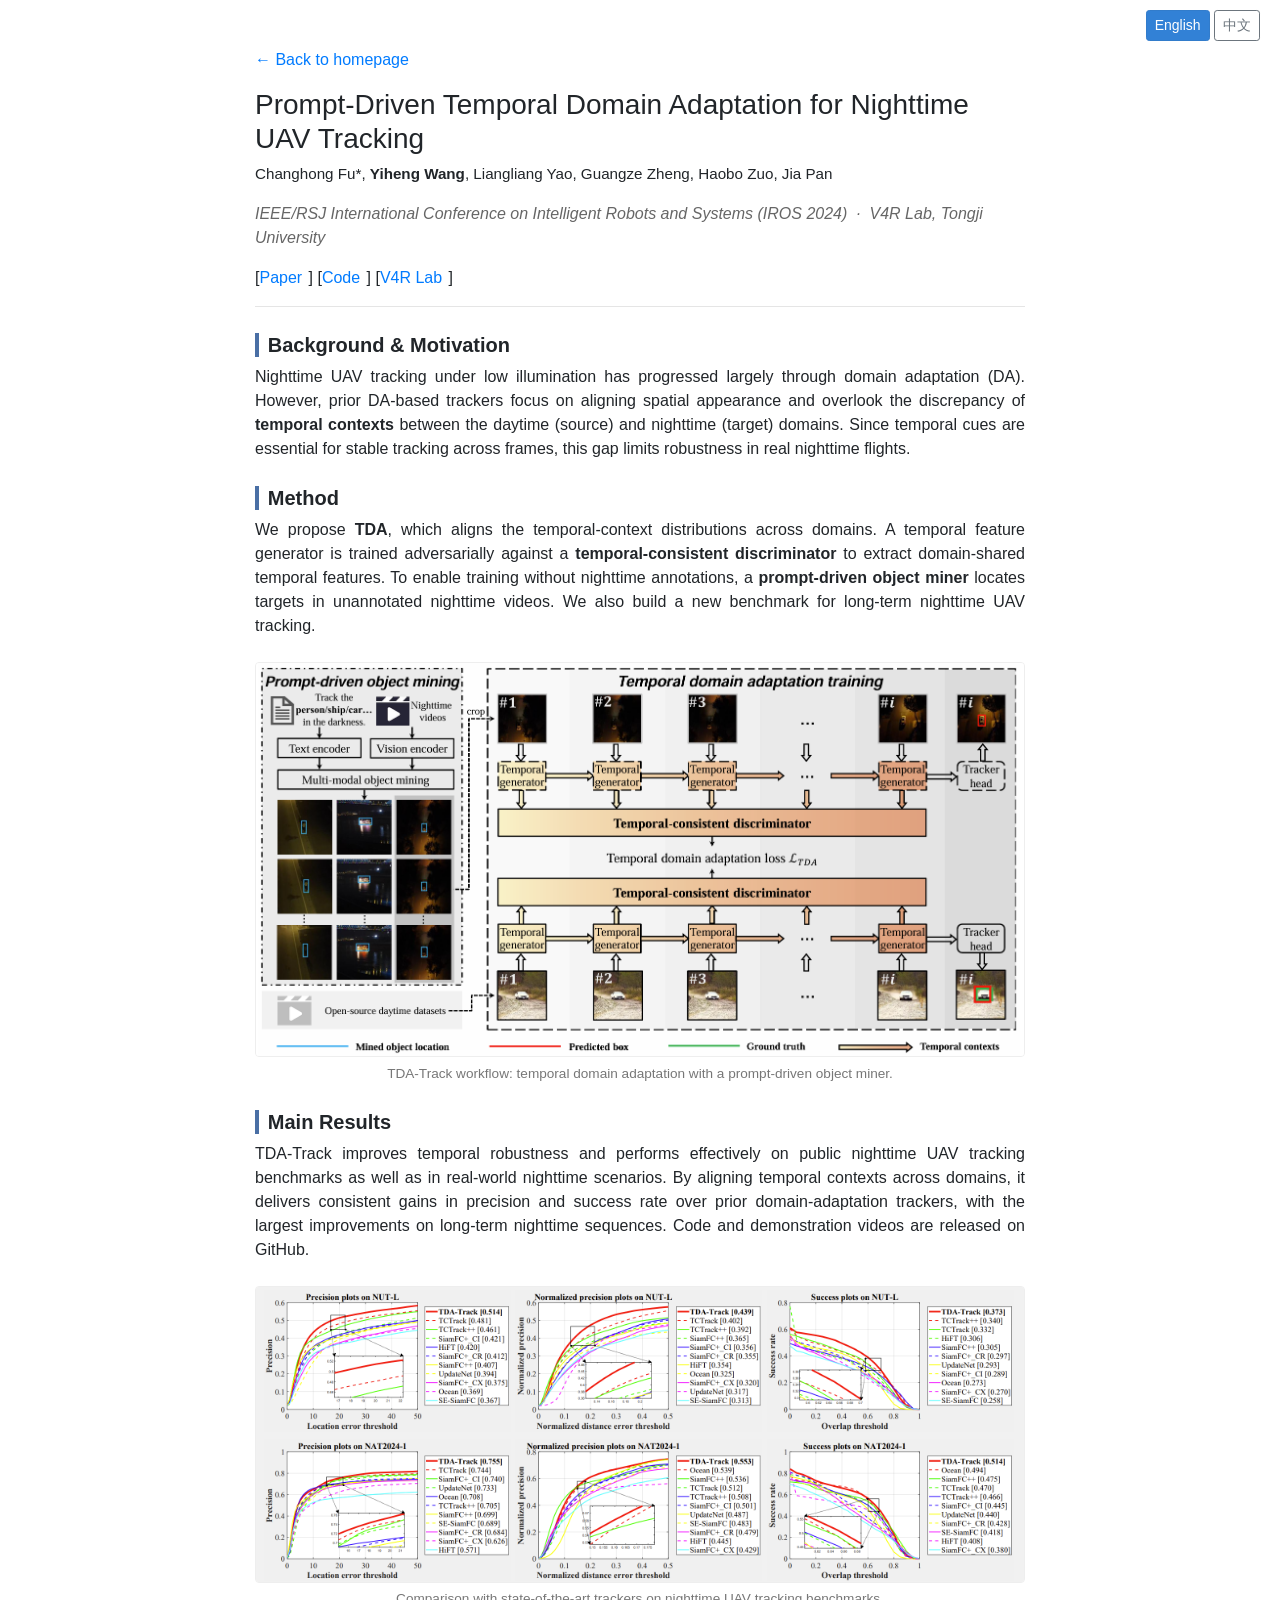
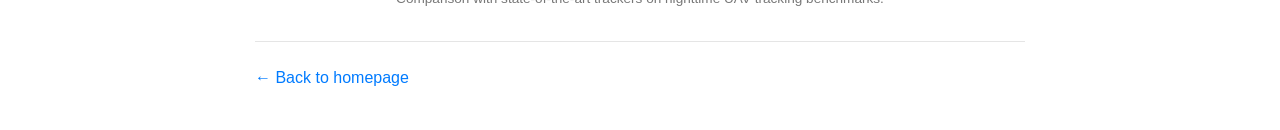
<file: assets/publications/iros24_tdatrack/TDATrack.html>
<!doctype html>
<html lang="en">
<head>
  <meta charset="utf-8">
  <meta name="viewport" content="width=device-width, initial-scale=1, shrink-to-fit=no">
  <meta name="description" content="Prompt-Driven Temporal Domain Adaptation for Nighttime UAV Tracking (TDA-Track)">
  <link rel="icon" href="../../../files/icon.svg">
  <title>TDA-Track — Yiheng Wang</title>

  <link rel="stylesheet"
        href="https://maxcdn.bootstrapcdn.com/bootstrap/4.0.0-beta.2/css/bootstrap.min.css"
        integrity="sha384-PsH8R72JQ3SOdhVi3uxftmaW6Vc51MKb0q5P2rRUpPvrszuE4W1povHYgTpBfshb"
        crossorigin="anonymous">
  <link href="../../../css/narrow-jumbotron.css" rel="stylesheet">

  <style>
    .lang-switch { position: absolute; top: 10px; right: 20px; z-index: 2000; }
    .lang-switch .active { pointer-events: none; opacity: 0.8; }
    .pub-title { margin-top: 1rem; }
    .pub-authors { font-size: 0.95rem; }
    .pub-venue { color: #666; }
    .pub-links a { margin-right: 0.4rem; }
    .sec { margin-top: 1.6rem; }
    .sec-title { border-left: 4px solid #4a6fa5; padding-left: 0.55rem; font-weight: 600; margin-bottom: 0.5rem; }
    .sec p { text-align: justify; }
    figure.pub-fig { margin: 1.5rem 0; text-align: center; }
    figure.pub-fig img { max-width: 100%; border: 1px solid #eee; border-radius: 4px; }
    figure.pub-fig figcaption { font-size: 0.85rem; color: #777; margin-top: 0.4rem; }
  </style>
</head>

<body>
  <div class="lang-switch">
    <button id="lang-en" class="btn btn-sm btn-outline-primary">English</button>
    <button id="lang-zh" class="btn btn-sm btn-outline-secondary">中文</button>
  </div>

  <div class="container">
    <main role="main">
      <p style="margin-top:1.5rem;">
        <a href="../../../index.html" data-en="&larr; Back to homepage" data-zh="&larr; 返回主页">&larr; Back to homepage</a>
      </p>

      <h3 class="pub-title" data-en="Prompt-Driven Temporal Domain Adaptation for Nighttime UAV Tracking"
          data-zh="用于夜间无人机跟踪的提示驱动时序域自适应">
        Prompt-Driven Temporal Domain Adaptation for Nighttime UAV Tracking</h3>

      <p class="pub-authors">
        Changhong Fu*, <strong>Yiheng Wang</strong>, Liangliang Yao, Guangze Zheng, Haobo Zuo, Jia Pan
      </p>
      <p class="pub-venue">
        <em data-en="IEEE/RSJ International Conference on Intelligent Robots and Systems (IROS 2024) &nbsp;·&nbsp; V4R Lab, Tongji University"
            data-zh="IEEE/RSJ 智能机器人与系统国际会议（IROS 2024） &nbsp;·&nbsp; 同济大学 V4R 实验室">IEEE/RSJ International Conference on Intelligent Robots and Systems (IROS 2024) &nbsp;·&nbsp; V4R Lab, Tongji University</em>
      </p>
      <p class="pub-links">
        [<a href="https://arxiv.org/pdf/2409.18533" target="_blank" rel="noopener" data-en="Paper" data-zh="论文">Paper</a>]
        [<a href="https://github.com/vision4robotics/TDA-Track" target="_blank" rel="noopener" data-en="Code" data-zh="代码">Code</a>]
        [<a href="https://vision4robotics.github.io/" target="_blank" rel="noopener" data-en="V4R Lab" data-zh="V4R 实验室">V4R Lab</a>]
      </p>

      <hr>

      <div class="sec">
        <h5 class="sec-title" data-en="Background &amp; Motivation" data-zh="背景与动机">Background &amp; Motivation</h5>
        <p data-en="Nighttime UAV tracking under low illumination has progressed largely through domain adaptation (DA). However, prior DA-based trackers focus on aligning spatial appearance and overlook the discrepancy of <strong>temporal contexts</strong> between the daytime (source) and nighttime (target) domains. Since temporal cues are essential for stable tracking across frames, this gap limits robustness in real nighttime flights."
           data-zh="低照度下的夜间无人机跟踪主要通过域自适应（DA）取得进展。然而，以往基于 DA 的跟踪器侧重对齐空间外观，忽略了白天（源域）与夜间（目标域）之间<strong>时序上下文</strong>的差异。由于时序线索对跨帧稳定跟踪至关重要，这一缺口限制了真实夜间飞行中的鲁棒性。">
          ...</p>
      </div>

      <div class="sec">
        <h5 class="sec-title" data-en="Method" data-zh="方法">Method</h5>
        <p data-en="We propose <strong>TDA</strong>, which aligns the temporal-context distributions across domains. A temporal feature generator is trained adversarially against a <strong>temporal-consistent discriminator</strong> to extract domain-shared temporal features. To enable training without nighttime annotations, a <strong>prompt-driven object miner</strong> locates targets in unannotated nighttime videos. We also build a new benchmark for long-term nighttime UAV tracking."
           data-zh="我们提出 <strong>TDA</strong>，用于对齐跨域的时序上下文分布。时序特征生成器与<strong>时序一致性判别器</strong>进行对抗训练，以提取域共享的时序特征。为在无夜间标注的情况下完成训练，<strong>提示驱动的目标挖掘器</strong>在无标注夜间视频中定位目标。我们还构建了一个面向长时夜间无人机跟踪的新基准。">
          ...</p>
      </div>

      <figure class="pub-fig">
        <img src="TDA workflow.png" alt="TDA-Track workflow">
        <figcaption data-en="TDA-Track workflow: temporal domain adaptation with a prompt-driven object miner."
                    data-zh="TDA-Track 工作流程：结合提示驱动目标挖掘器的时序域自适应。">
          TDA-Track workflow: temporal domain adaptation with a prompt-driven object miner.</figcaption>
      </figure>

      <div class="sec">
        <h5 class="sec-title" data-en="Main Results" data-zh="主要结果">Main Results</h5>
        <p data-en="TDA-Track improves temporal robustness and performs effectively on public nighttime UAV tracking benchmarks as well as in real-world nighttime scenarios. By aligning temporal contexts across domains, it delivers consistent gains in precision and success rate over prior domain-adaptation trackers, with the largest improvements on long-term nighttime sequences. Code and demonstration videos are released on GitHub."
           data-zh="TDA-Track 提升了时序鲁棒性，在公开夜间无人机跟踪基准以及真实夜间场景中均表现有效。通过对齐跨域的时序上下文，它在精度（precision）与成功率（success rate）上相较以往域自适应跟踪器取得稳定提升，在长时夜间序列上提升最为明显。代码与演示视频已在 GitHub 发布。">
          ...</p>
      </div>

      <figure class="pub-fig">
        <img src="performance.png" alt="Comparison with state-of-the-art trackers on nighttime UAV benchmarks" style="width:100%;">
        <figcaption data-en="Comparison with state-of-the-art trackers on nighttime UAV tracking benchmarks."
                    data-zh="在夜间无人机跟踪基准上与当前最先进跟踪器的对比。">
          Comparison with state-of-the-art trackers on nighttime UAV tracking benchmarks.</figcaption>
      </figure>
    </main>

    <footer class="footer" style="margin-top:2rem;">
      <p><a href="../../../index.html" data-en="&larr; Back to homepage" data-zh="&larr; 返回主页">&larr; Back to homepage</a></p>
    </footer>
  </div>

  <script>
    (function () {
      const transElems = Array.from(document.querySelectorAll('[data-en]'));
      const btnEn = document.getElementById('lang-en');
      const btnZh = document.getElementById('lang-zh');
      function setLanguage(lang) {
        transElems.forEach(el => {
          const val = el.getAttribute('data-' + lang);
          if (val !== null) el.innerHTML = val;
        });
        try { localStorage.setItem('lang', lang); } catch (e) {}
        if (lang === 'en') {
          btnEn.classList.add('active','btn-primary'); btnEn.classList.remove('btn-outline-primary');
          btnZh.classList.remove('active','btn-primary'); btnZh.classList.add('btn-outline-secondary');
        } else {
          btnZh.classList.add('active','btn-primary'); btnZh.classList.remove('btn-outline-secondary');
          btnEn.classList.remove('active','btn-primary'); btnEn.classList.add('btn-outline-primary');
        }
        document.documentElement.lang = (lang === 'zh' ? 'zh' : 'en');
      }
      btnEn.addEventListener('click', () => setLanguage('en'));
      btnZh.addEventListener('click', () => setLanguage('zh'));
      const saved = (function(){ try { return localStorage.getItem('lang'); } catch (e) { return null; } })();
      setLanguage(saved || 'en');
    })();
  </script>
</body>
</html>
</file>
<file: css/narrow-jumbotron.css>
/* Space out content a bit */
body {
  padding-top: 1.5rem;
  padding-bottom: 1.5rem;
}

/* Everything but the jumbotron gets side spacing for mobile first views */
.header,
.marketing,
.footer {
  padding-right: 0.5rem;
  padding-left: 0.5rem;
}

/* Custom page header */
.header {
  padding-bottom: 1rem;
  border-bottom: .05rem solid #e5e5e5;
}

/* Make the masthead heading the same height as the navigation */
.header h3 {
  margin-top: 0;
  margin-bottom: 0;
  line-height: 3rem;
}

/* Custom page footer */
.footer {
  padding-top: 1.5rem;
  color: #777;
  border-top: .05rem solid #e5e5e5;
}

/* Customize container */
@media (min-width: 48em) {
  .container {
    max-width: 50rem;
  }
}
.container-narrow > hr {
  margin: 2rem 0;
}

/* Main marketing message and sign up button */
.jumbotron {
  text-align: center;
  border-bottom: .05rem solid #e5e5e5;
}
.jumbotron .btn {
  padding: .75rem 1.5rem;
  font-size: 1.5rem;
}

/* Supporting marketing content */
.marketing {
  margin: 1rem 0 0;
}
.marketing p + h4 {
  margin-top: 1.5rem;
}

/* Responsive: Portrait tablets and up */
@media screen and (min-width: 48em) {
  /* Remove the padding we set earlier */
  .header,
  .marketing,
  .footer {
    padding-right: 0;
    padding-left: 0;
  }

  /* Space out the masthead */
  .header {
    margin-bottom: 2rem;
  }

  /* Remove the bottom border on the jumbotron for visual effect */
  .jumbotron {
    border-bottom: 0;
  }
}
</file>
